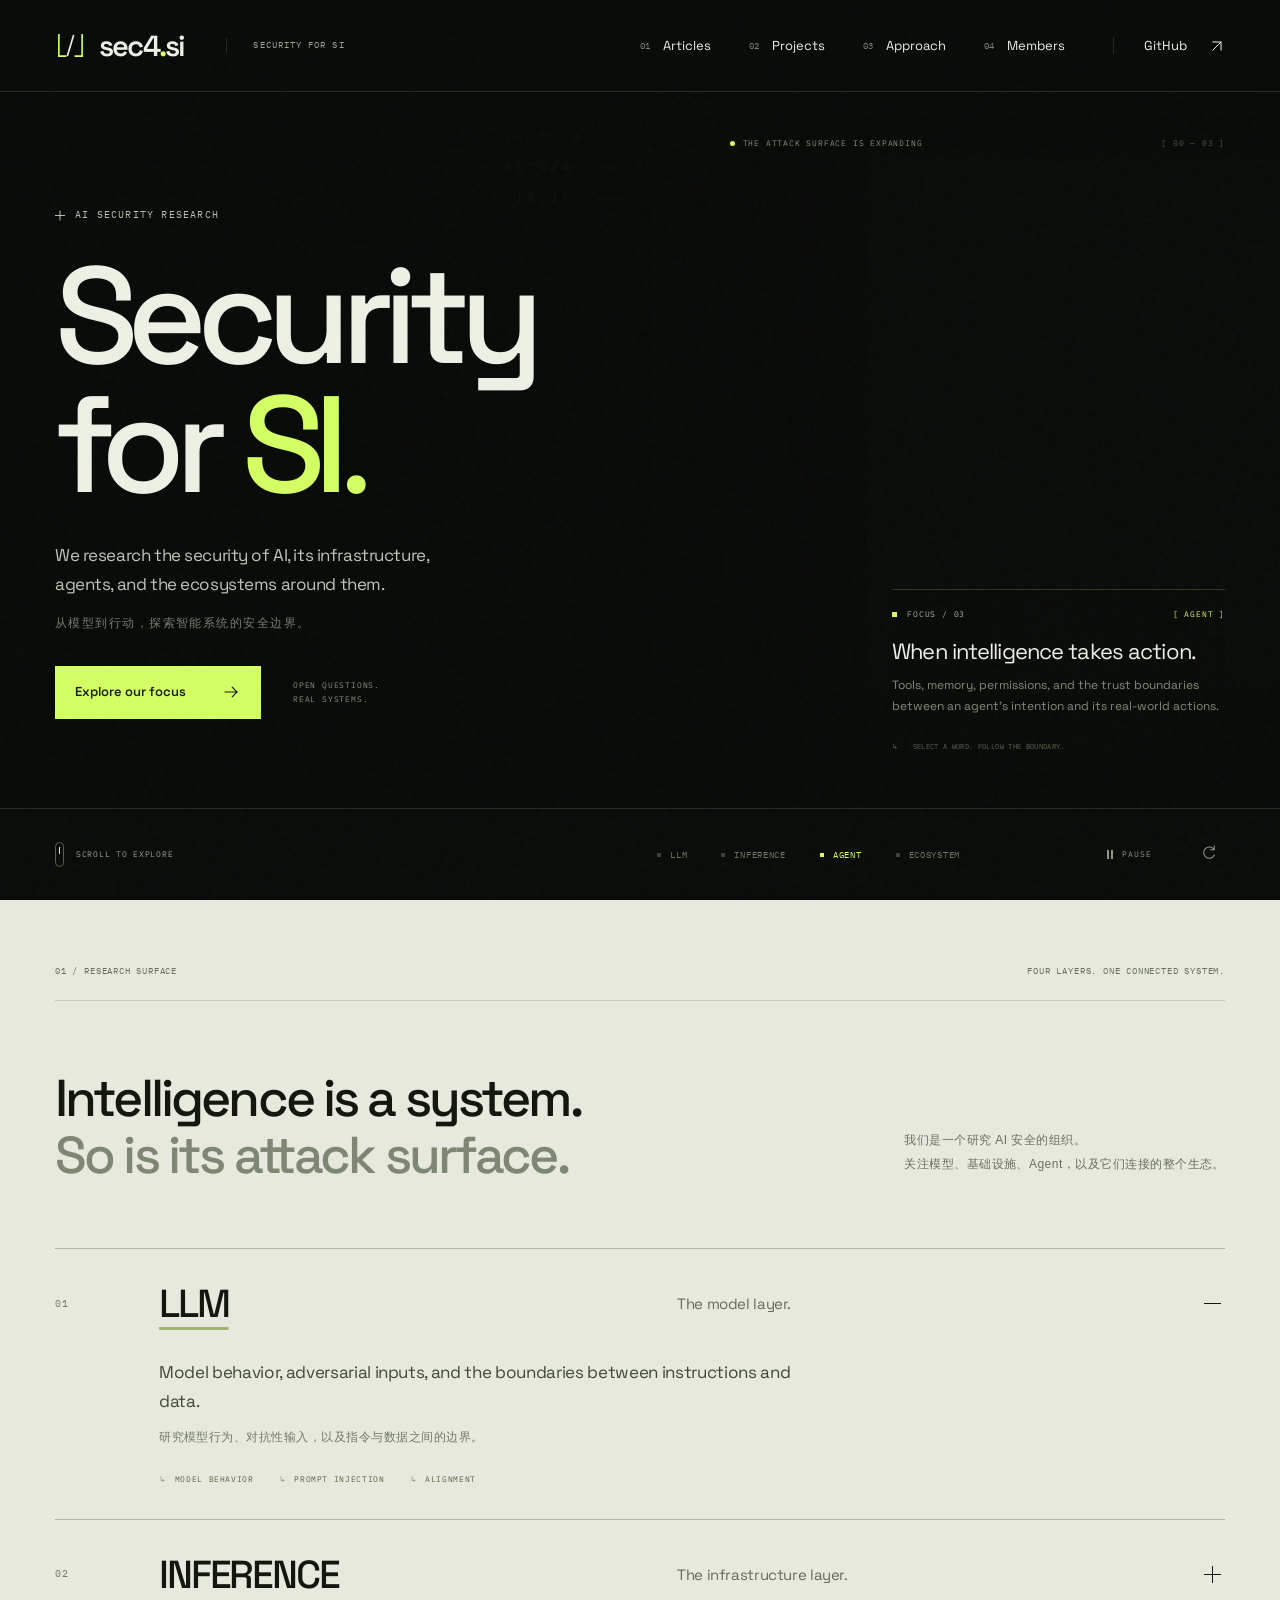
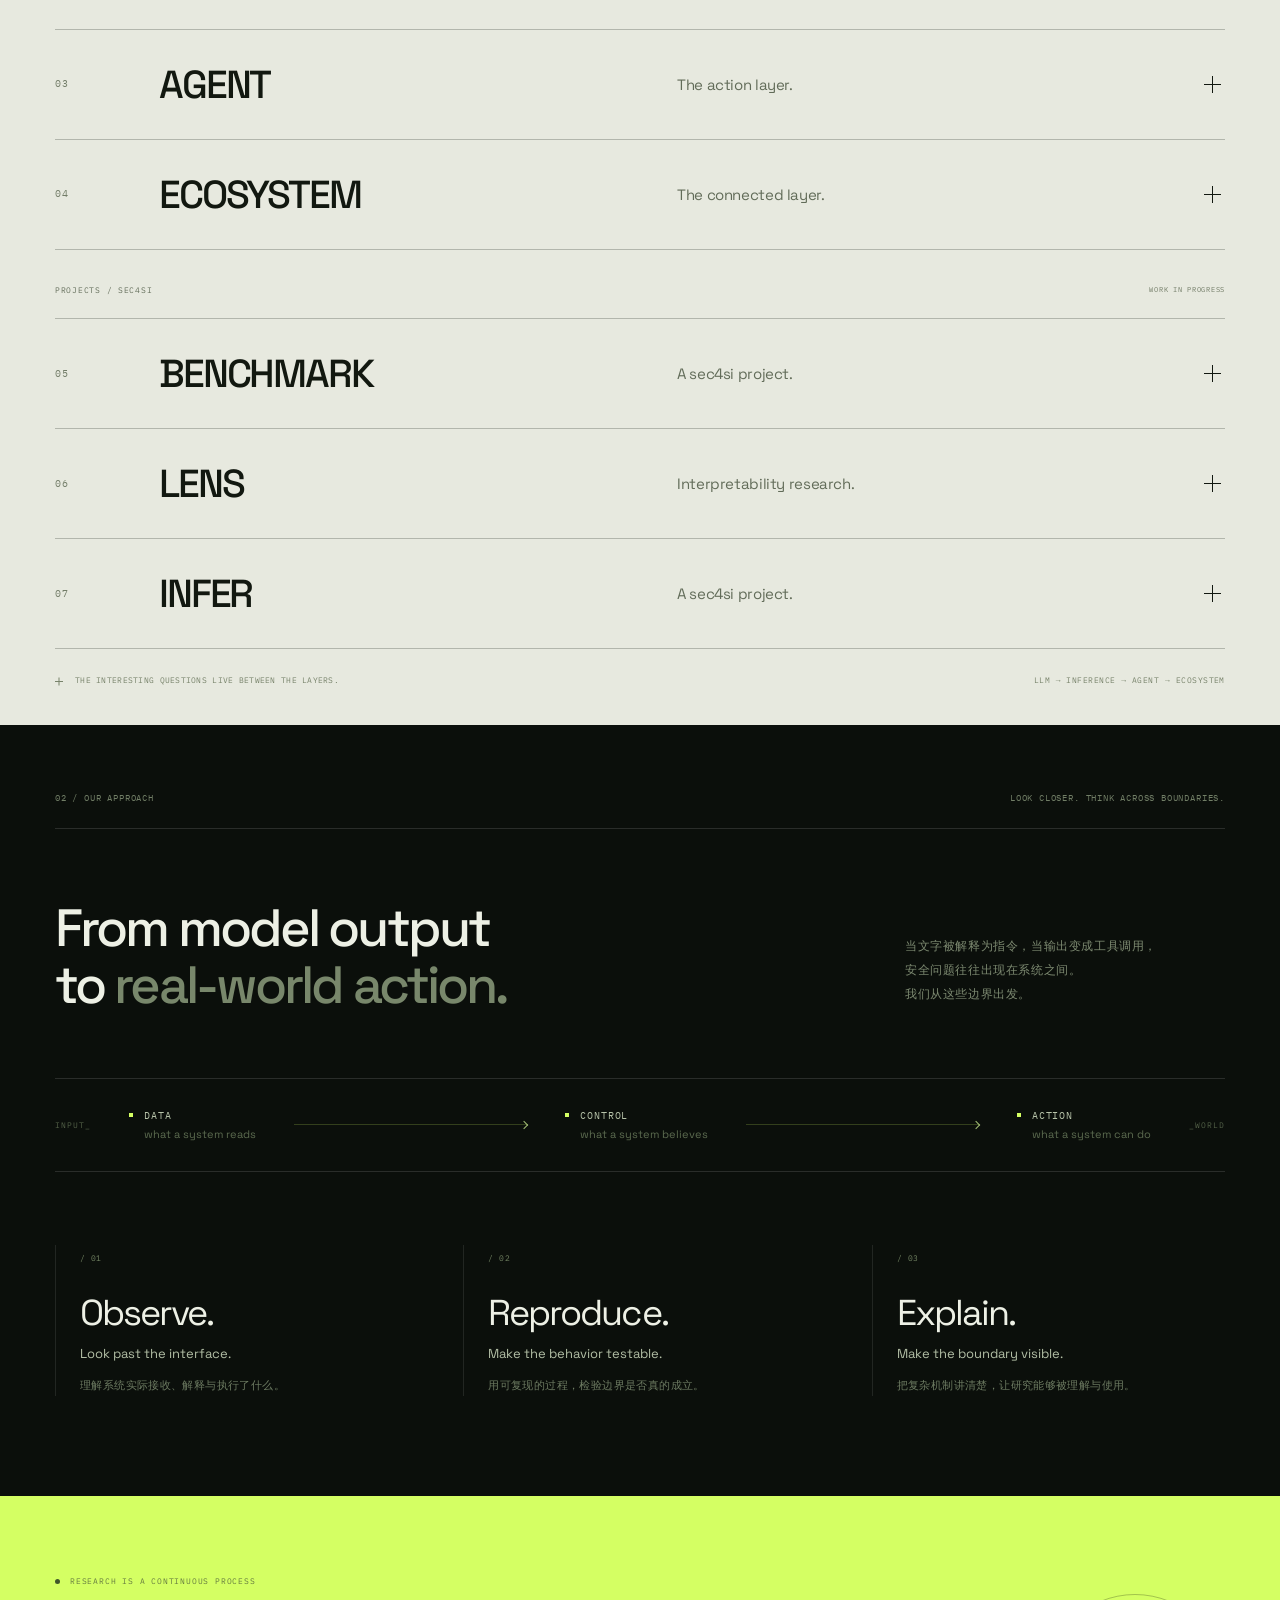
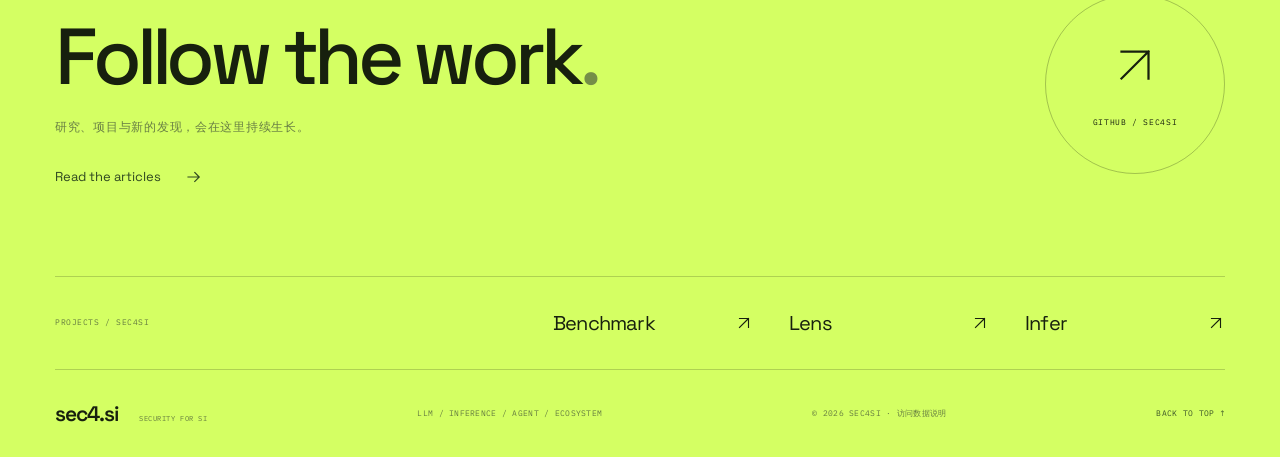
<file: index.html>
<!doctype html>
<html lang="en">
  <head>
    <meta charset="UTF-8">
    <meta name="viewport" content="width=device-width, initial-scale=1.0">
    <meta name="theme-color" content="#090c09">
    <meta name="description" content="Security for SI. An AI security research organization exploring LLMs, inference infrastructure, agents, and the wider AI ecosystem.">
    <meta property="og:title" content="sec4.si — Security for SI">
    <meta property="og:description" content="AI security research. From model behavior to real-world action.">
    <meta property="og:type" content="website">
    <meta property="og:url" content="https://sec4.si/">
    <link rel="canonical" href="https://sec4.si/">
    <link rel="icon" type="image/svg+xml" href="/favicon.svg">
    <title>sec4.si — Security for SI</title>
    <link rel="stylesheet" data-site-style href="/assets/main-E5MSXBWS.css">
    <link rel="modulepreload" href="/assets/main-WIBIUWH7.js">
    <script defer src="/visit-metrics.js"></script>
  </head>
  <body>
    <div id="root"></div>
    <noscript><main style="padding:3rem;background:#090c09;color:#ecf0e5;font-family:monospace;min-height:100vh"><h1>sec4.si — Security for SI</h1><p>We research the security of AI, its infrastructure, agents, and the ecosystems around them.</p><p>LLM · INFERENCE · AGENT · AI ECOSYSTEM</p><p><a style="color:#d4ff63" href="/articles/">Read the articles →</a></p><a style="color:#d4ff63" href="https://github.com/sec4si">Explore our GitHub →</a></main></noscript>
    <script type="module" data-site-bootstrap data-app-script="/assets/main-WIBIUWH7.js" data-app-style="/assets/main-E5MSXBWS.css" src="/assets/bootstrap-MN6KHRYF.js"></script>
  </body>
</html>
</file>
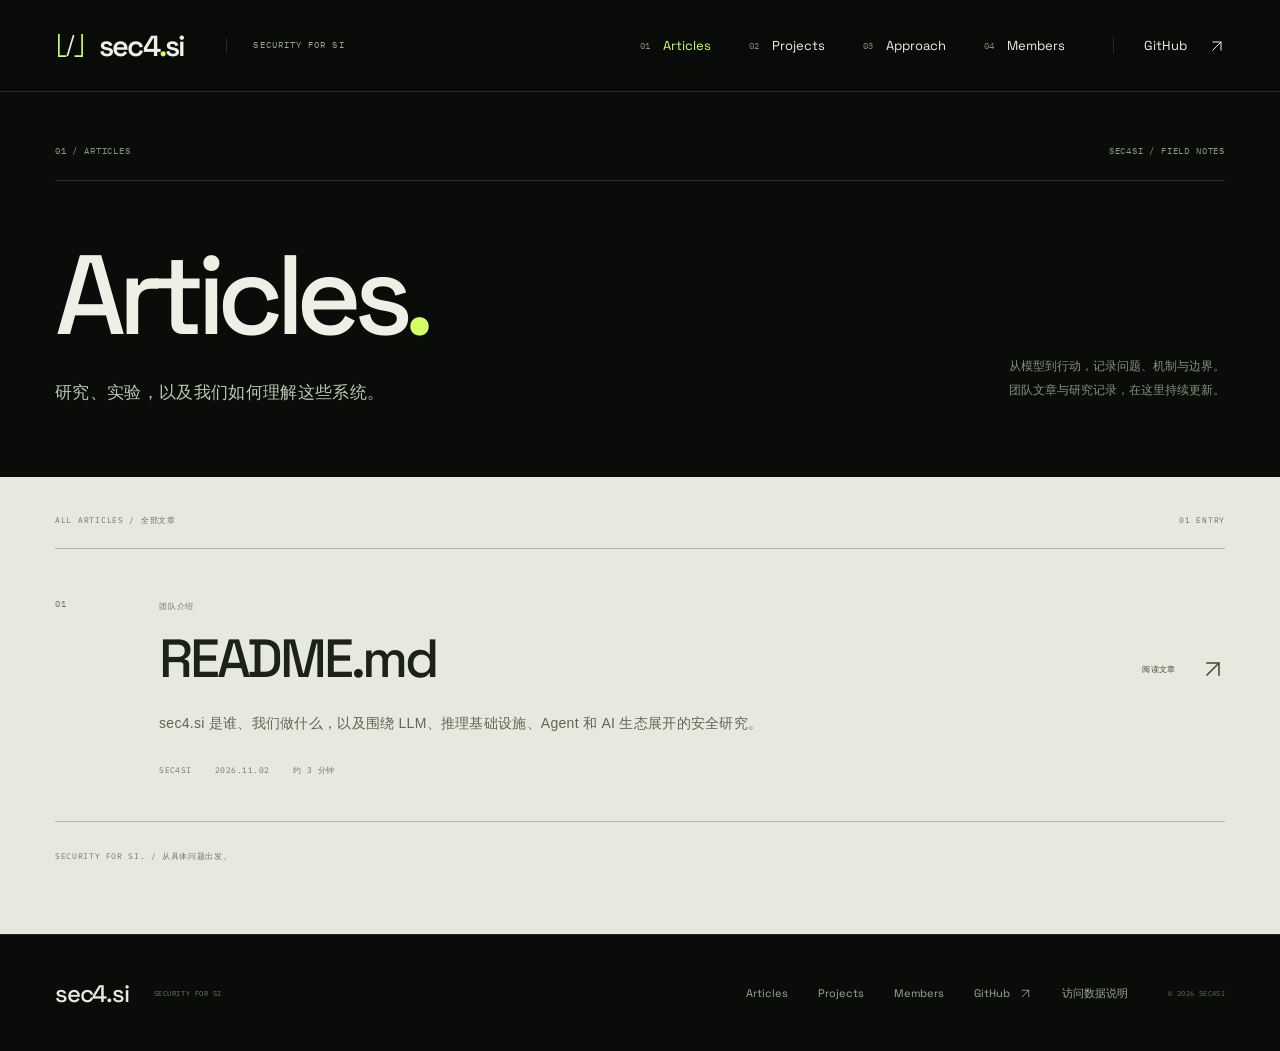
<file: articles/index.html>
<!doctype html>
<html lang="zh-CN"><head><meta charset="UTF-8"><meta name="viewport" content="width=device-width, initial-scale=1"><meta name="theme-color" content="#090c09"><meta name="description" content="sec4.si 的团队文章、研究记录与技术分析，关注 LLM、推理基础设施、Agent 和 AI 生态安全。"><meta property="og:title" content="Articles — sec4.si"><meta property="og:description" content="sec4.si 的团队文章、研究记录与技术分析，关注 LLM、推理基础设施、Agent 和 AI 生态安全。"><meta property="og:type" content="website"><meta property="og:url" content="https://sec4.si/articles/"><link rel="canonical" href="https://sec4.si/articles/"><link rel="icon" type="image/svg+xml" href="/favicon.svg"><link rel="stylesheet" href="/assets/main-E5MSXBWS.css"><link rel="stylesheet" href="/assets/articles-BA67PP47.css"><title>Articles — sec4.si</title><script defer src="/visit-metrics.js"></script></head>
<body class="articles-page" id="top"><a class="skip-link" href="#main">跳到正文</a>
<header class="site-header is-scrolled"><a class="brand" href="/" aria-label="sec4.si home"><svg width="31" height="31" viewBox="0 0 32 32" fill="none" aria-hidden="true"><path d="M4 5v22h7M28 5v22h-7"/><path class="mark-slash" d="m19 6-6 20"/></svg><span>sec4<span class="brand-dot">.</span>si</span></a><span class="header-caption mono">SECURITY FOR SI</span>
<nav aria-label="Main navigation"><a href="/articles/" aria-current="page"><span class="nav-number">01</span> Articles</a><a class="projects-nav" href="/#projects"><span class="nav-number">02</span> Projects</a><a class="approach-nav" href="/#approach"><span class="nav-number">03</span> Approach</a><a class="members-nav" href="/members/"><span class="nav-number">04</span> Members</a><a class="github-nav" href="https://github.com/sec4si" aria-label="sec4si on GitHub"><span class="github-label">GitHub</span><svg width="20" height="20" viewBox="0 0 24 24" fill="none" aria-hidden="true"><path d="M6 18 18 6M6 6h12v12"/></svg></a></nav></header><main id="main" tabindex="-1"><section class="articles-intro page-gutter"><div class="section-label mono"><span>01 / ARTICLES</span><span>SEC4SI / FIELD NOTES</span></div><div class="articles-intro-copy"><div><h1>Articles<span>.</span></h1><p class="articles-subtitle">研究、实验，以及我们如何理解这些系统。</p></div><p class="articles-intro-note">从模型到行动，记录问题、机制与边界。<br>团队文章与研究记录，在这里持续更新。</p></div></section><section class="article-directory page-gutter" aria-labelledby="directory-title"><div class="directory-label mono"><h2 id="directory-title">ALL ARTICLES / 全部文章</h2><span>01 ENTRY</span></div><ol class="article-entries"><li><a class="article-entry" href="/articles/readme/"><span class="entry-number mono">01</span><div class="entry-copy"><span class="entry-category mono">团队介绍</span><h2>README.md</h2><p>sec4.si 是谁、我们做什么，以及围绕 LLM、推理基础设施、Agent 和 AI 生态展开的安全研究。</p><div class="entry-meta"><span class="mono">SEC4SI</span><time class="mono" datetime="2026-11-02">2026.11.02</time><span class="mono">约 3 分钟</span></div></div><span class="entry-action"><span class="mono">阅读文章</span><svg width="20" height="20" viewBox="0 0 24 24" fill="none" aria-hidden="true"><path d="M6 18 18 6M6 6h12v12"/></svg></span></a></li></ol><p class="directory-note mono">SECURITY FOR SI. / 从具体问题出发。</p></section></main><footer class="reading-footer page-gutter"><a class="reading-footer-brand" href="/">sec4.si<span class="mono">SECURITY FOR SI</span></a><nav aria-label="Footer navigation"><a href="/articles/">Articles</a><a href="/#projects">Projects</a><a href="/members/">Members</a><a href="https://github.com/sec4si">GitHub <svg width="20" height="20" viewBox="0 0 24 24" fill="none" aria-hidden="true"><path d="M6 18 18 6M6 6h12v12"/></svg></a><a href="https://metric.sec4.si/privacy" rel="noreferrer">访问数据说明</a></nav><span class="mono">© 2026 SEC4SI</span></footer></body></html>
</file>
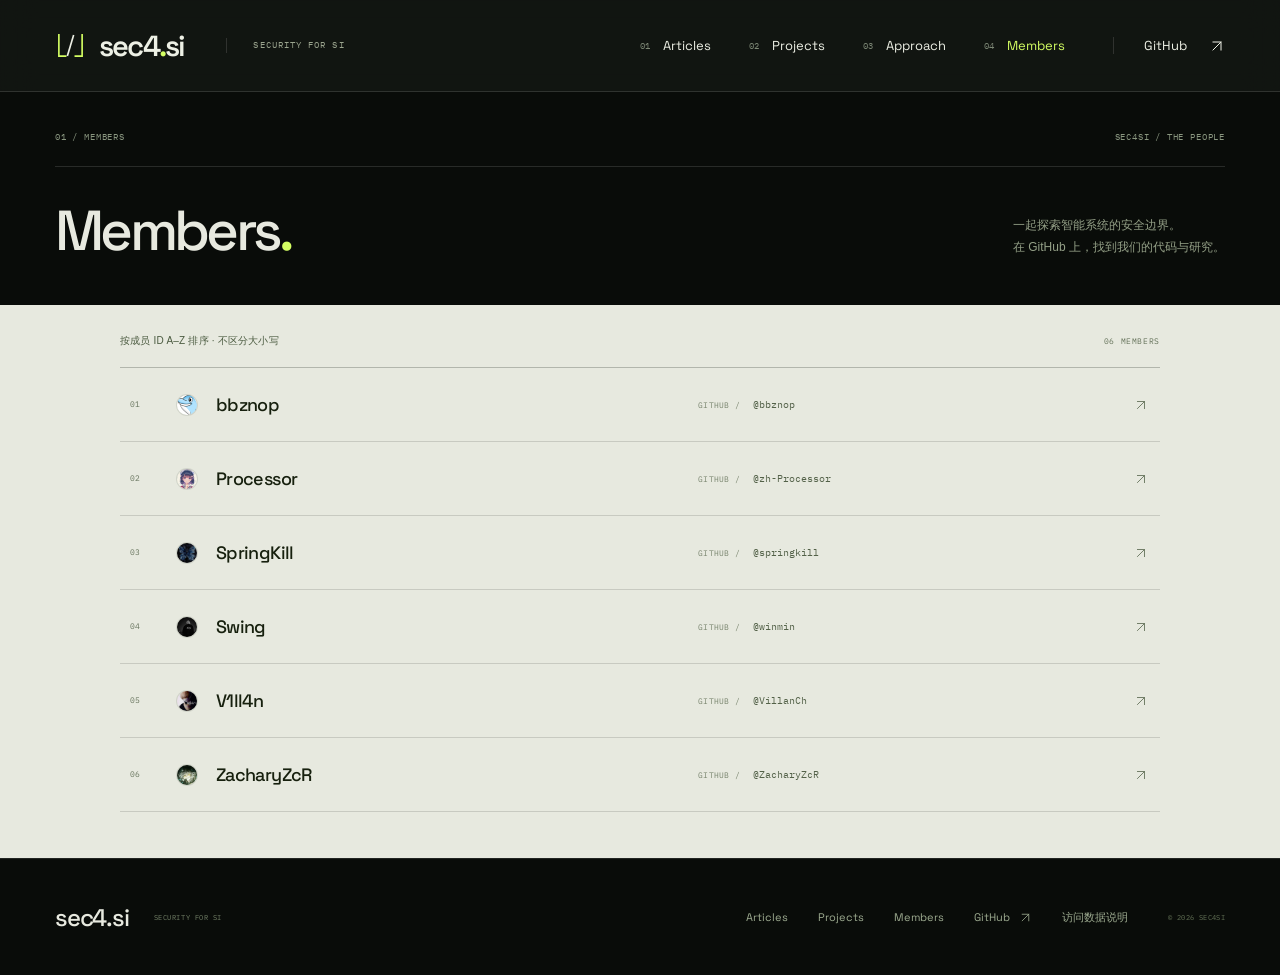
<file: members/index.html>
<!doctype html>
<html lang="zh-CN"><head><meta charset="UTF-8"><meta name="viewport" content="width=device-width, initial-scale=1"><meta name="theme-color" content="#090c09"><meta name="description" content="认识 sec4si 的成员，在 GitHub 上探索他们的代码与研究。"><link rel="canonical" href="https://sec4.si/members/"><meta property="og:title" content="Members — sec4.si"><meta property="og:description" content="认识 sec4si 的成员，在 GitHub 上探索他们的代码与研究。"><meta property="og:type" content="website"><meta property="og:url" content="https://sec4.si/members/"><link rel="icon" type="image/svg+xml" href="/favicon.svg"><link rel="stylesheet" href="/assets/main-E5MSXBWS.css"><link rel="stylesheet" href="/assets/articles-BA67PP47.css"><link rel="stylesheet" href="/assets/members-ODNCBR6N.css"><title>Members — sec4.si</title><script defer src="/visit-metrics.js"></script></head>
<body class="members-page" id="top"><a class="skip-link" href="#main">跳到正文</a>
<header class="site-header is-scrolled"><a class="brand" href="/" aria-label="sec4.si home"><svg width="31" height="31" viewBox="0 0 32 32" fill="none" aria-hidden="true"><path d="M4 5v22h7M28 5v22h-7"/><path class="mark-slash" d="m19 6-6 20"/></svg><span>sec4<span class="brand-dot">.</span>si</span></a><span class="header-caption mono">SECURITY FOR SI</span>
<nav aria-label="Main navigation"><a href="/articles/"><span class="nav-number">01</span> Articles</a><a class="projects-nav" href="/#projects"><span class="nav-number">02</span> Projects</a><a class="approach-nav" href="/#approach"><span class="nav-number">03</span> Approach</a><a class="members-nav" href="/members/" aria-current="page"><span class="nav-number">04</span> Members</a><a class="github-nav" href="https://github.com/sec4si" aria-label="sec4si on GitHub"><span class="github-label">GitHub</span><svg width="20" height="20" viewBox="0 0 24 24" fill="none" aria-hidden="true"><path d="M6 18 18 6M6 6h12v12"/></svg></a></nav></header><main id="main" tabindex="-1"><section class="members-intro page-gutter" aria-labelledby="members-title"><div class="section-label mono"><span>01 / MEMBERS</span><span>SEC4SI / THE PEOPLE</span></div><div class="members-intro-copy"><h1 id="members-title">Members<span>.</span></h1><p>一起探索智能系统的安全边界。<br>在 GitHub 上，找到我们的代码与研究。</p></div></section><section class="member-directory page-gutter" aria-label="sec4si members"><div class="member-directory-inner"><div class="member-directory-label mono"><span class="member-sort-order">按成员 ID A–Z 排序 · 不区分大小写</span><span>06 MEMBERS</span></div><ul class="members-list"><li><a class="member-profile" href="https://github.com/bbznop" target="_blank" rel="noopener noreferrer" aria-label="bbznop on GitHub (@bbznop, opens in a new tab)"><span class="member-number mono" aria-hidden="true">01</span><span class="member-avatar" aria-hidden="true"><span class="mono">BB</span><img src="/members/bbznop.png" alt="" width="20" height="20" decoding="async" onerror="this.hidden=true"></span><h2>bbznop</h2><span class="member-handle mono"><span class="member-github-label">GITHUB / </span>@bbznop</span><svg width="20" height="20" viewBox="0 0 24 24" fill="none" aria-hidden="true"><path d="M6 18 18 6M6 6h12v12"/></svg></a></li>
<li><a class="member-profile" href="https://github.com/zh-Processor" target="_blank" rel="noopener noreferrer" aria-label="Processor on GitHub (@zh-Processor, opens in a new tab)"><span class="member-number mono" aria-hidden="true">02</span><span class="member-avatar" aria-hidden="true"><span class="mono">PR</span><img src="/members/zh-Processor.jpg" alt="" width="20" height="20" decoding="async" onerror="this.hidden=true"></span><h2>Processor</h2><span class="member-handle mono"><span class="member-github-label">GITHUB / </span>@zh-Processor</span><svg width="20" height="20" viewBox="0 0 24 24" fill="none" aria-hidden="true"><path d="M6 18 18 6M6 6h12v12"/></svg></a></li>
<li><a class="member-profile" href="https://github.com/springkill" target="_blank" rel="noopener noreferrer" aria-label="SpringKill on GitHub (@springkill, opens in a new tab)"><span class="member-number mono" aria-hidden="true">03</span><span class="member-avatar" aria-hidden="true"><span class="mono">SK</span><img src="/members/springkill.jpg" alt="" width="20" height="20" decoding="async" onerror="this.hidden=true"></span><h2>SpringKill</h2><span class="member-handle mono"><span class="member-github-label">GITHUB / </span>@springkill</span><svg width="20" height="20" viewBox="0 0 24 24" fill="none" aria-hidden="true"><path d="M6 18 18 6M6 6h12v12"/></svg></a></li>
<li><a class="member-profile" href="https://github.com/winmin" target="_blank" rel="noopener noreferrer" aria-label="Swing on GitHub (@winmin, opens in a new tab)"><span class="member-number mono" aria-hidden="true">04</span><span class="member-avatar" aria-hidden="true"><span class="mono">SW</span><img src="/members/winmin.jpg" alt="" width="20" height="20" decoding="async" onerror="this.hidden=true"></span><h2>Swing</h2><span class="member-handle mono"><span class="member-github-label">GITHUB / </span>@winmin</span><svg width="20" height="20" viewBox="0 0 24 24" fill="none" aria-hidden="true"><path d="M6 18 18 6M6 6h12v12"/></svg></a></li>
<li><a class="member-profile" href="https://github.com/VillanCh" target="_blank" rel="noopener noreferrer" aria-label="V1ll4n on GitHub (@VillanCh, opens in a new tab)"><span class="member-number mono" aria-hidden="true">05</span><span class="member-avatar" aria-hidden="true"><span class="mono">V1</span><img src="/members/VillanCh.png" alt="" width="20" height="20" decoding="async" onerror="this.hidden=true"></span><h2>V1ll4n</h2><span class="member-handle mono"><span class="member-github-label">GITHUB / </span>@VillanCh</span><svg width="20" height="20" viewBox="0 0 24 24" fill="none" aria-hidden="true"><path d="M6 18 18 6M6 6h12v12"/></svg></a></li>
<li><a class="member-profile" href="https://github.com/ZacharyZcR" target="_blank" rel="noopener noreferrer" aria-label="ZacharyZcR on GitHub (@ZacharyZcR, opens in a new tab)"><span class="member-number mono" aria-hidden="true">06</span><span class="member-avatar" aria-hidden="true"><span class="mono">ZC</span><img src="/members/ZacharyZcR.jpg" alt="" width="20" height="20" decoding="async" onerror="this.hidden=true"></span><h2>ZacharyZcR</h2><span class="member-handle mono"><span class="member-github-label">GITHUB / </span>@ZacharyZcR</span><svg width="20" height="20" viewBox="0 0 24 24" fill="none" aria-hidden="true"><path d="M6 18 18 6M6 6h12v12"/></svg></a></li></ul></div></section></main><footer class="reading-footer page-gutter"><a class="reading-footer-brand" href="/">sec4.si<span class="mono">SECURITY FOR SI</span></a><nav aria-label="Footer navigation"><a href="/articles/">Articles</a><a href="/#projects">Projects</a><a href="/members/">Members</a><a href="https://github.com/sec4si">GitHub <svg width="20" height="20" viewBox="0 0 24 24" fill="none" aria-hidden="true"><path d="M6 18 18 6M6 6h12v12"/></svg></a><a href="https://metric.sec4.si/privacy" rel="noreferrer">访问数据说明</a></nav><span class="mono">© 2026 SEC4SI</span></footer></body></html>
</file>
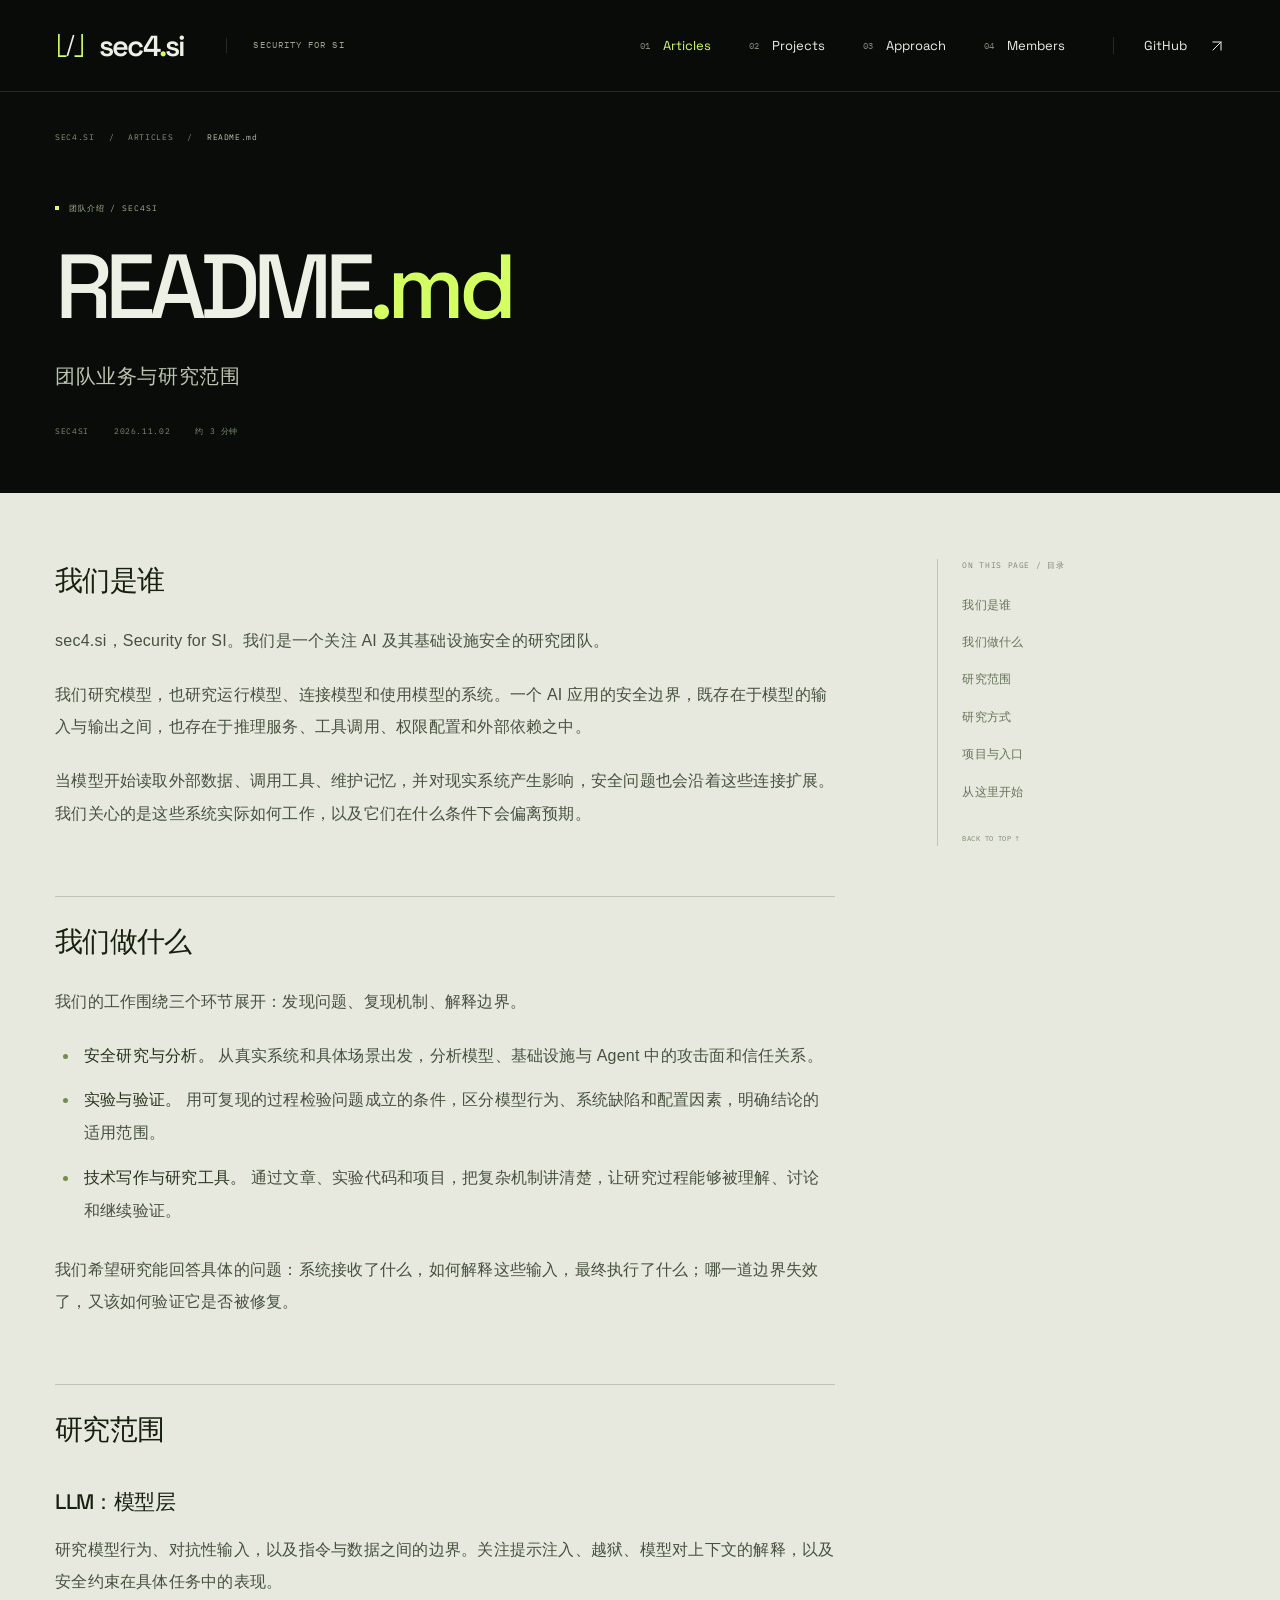
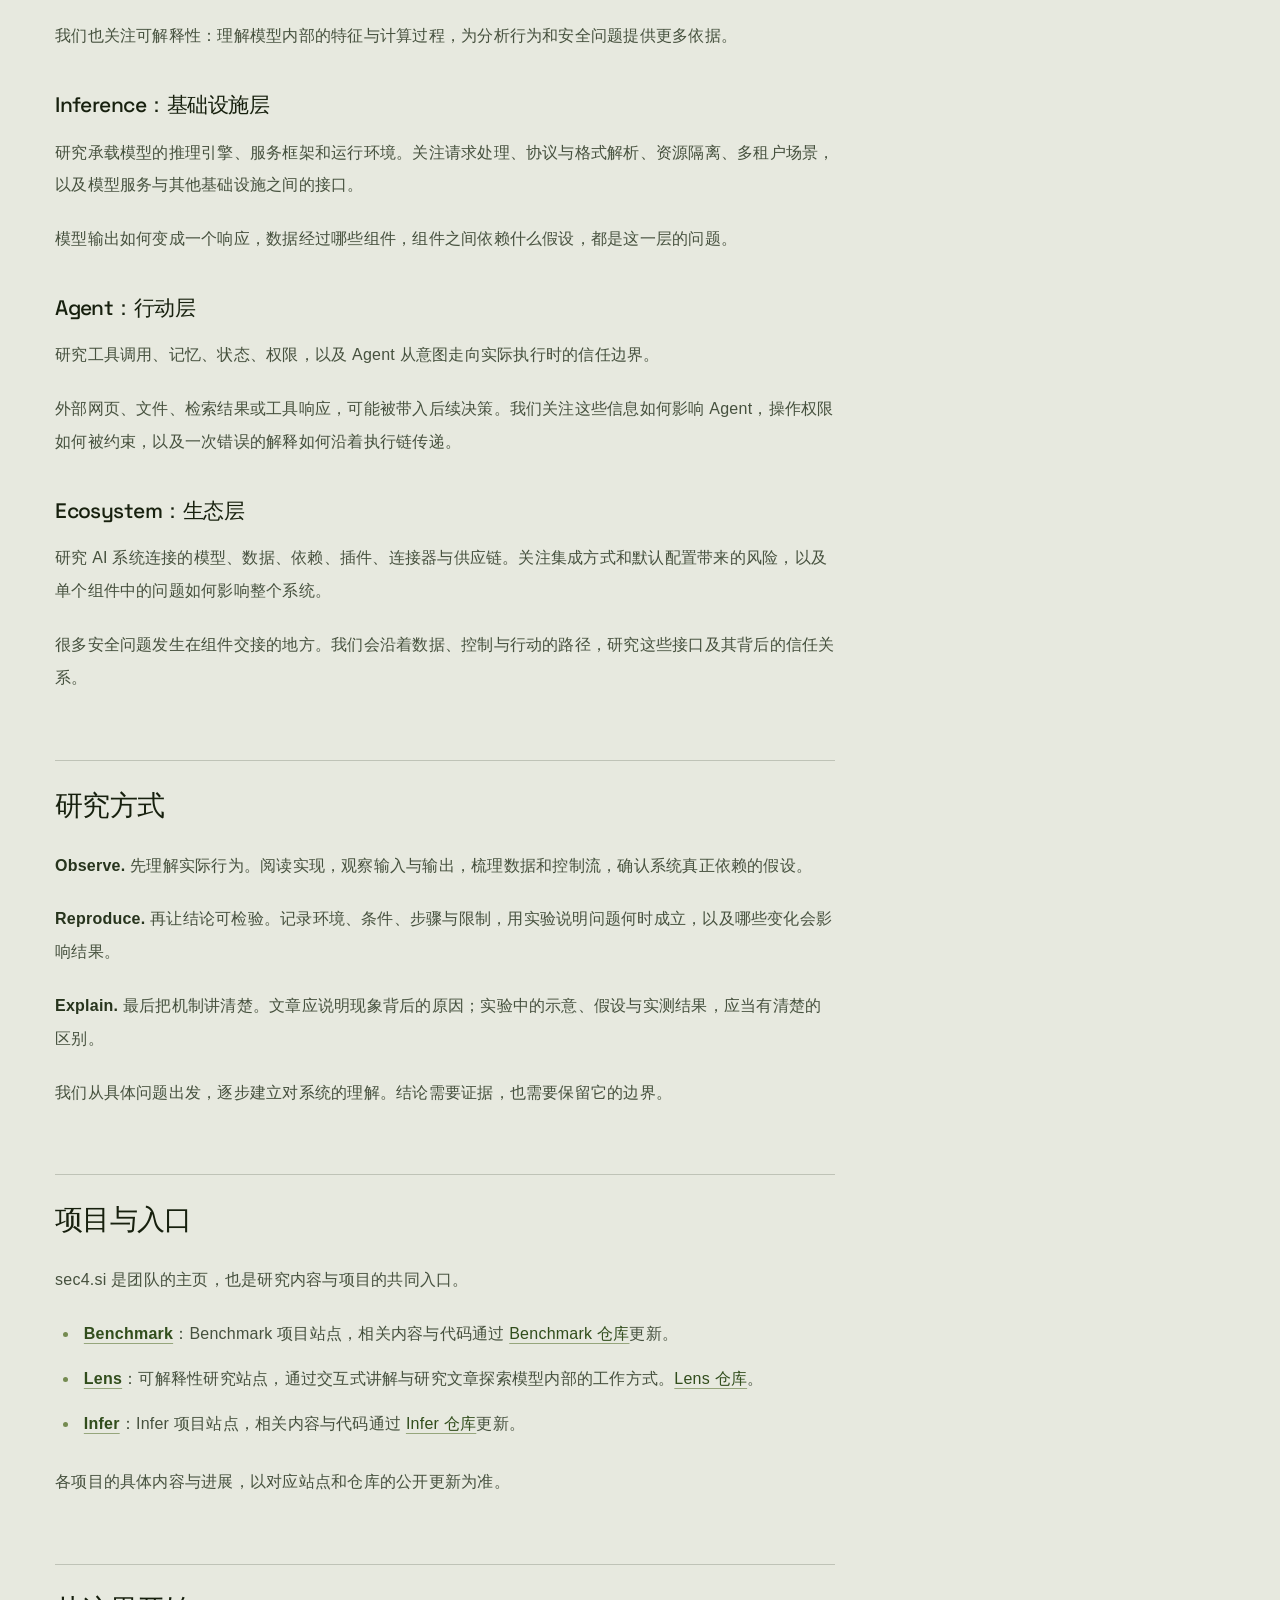
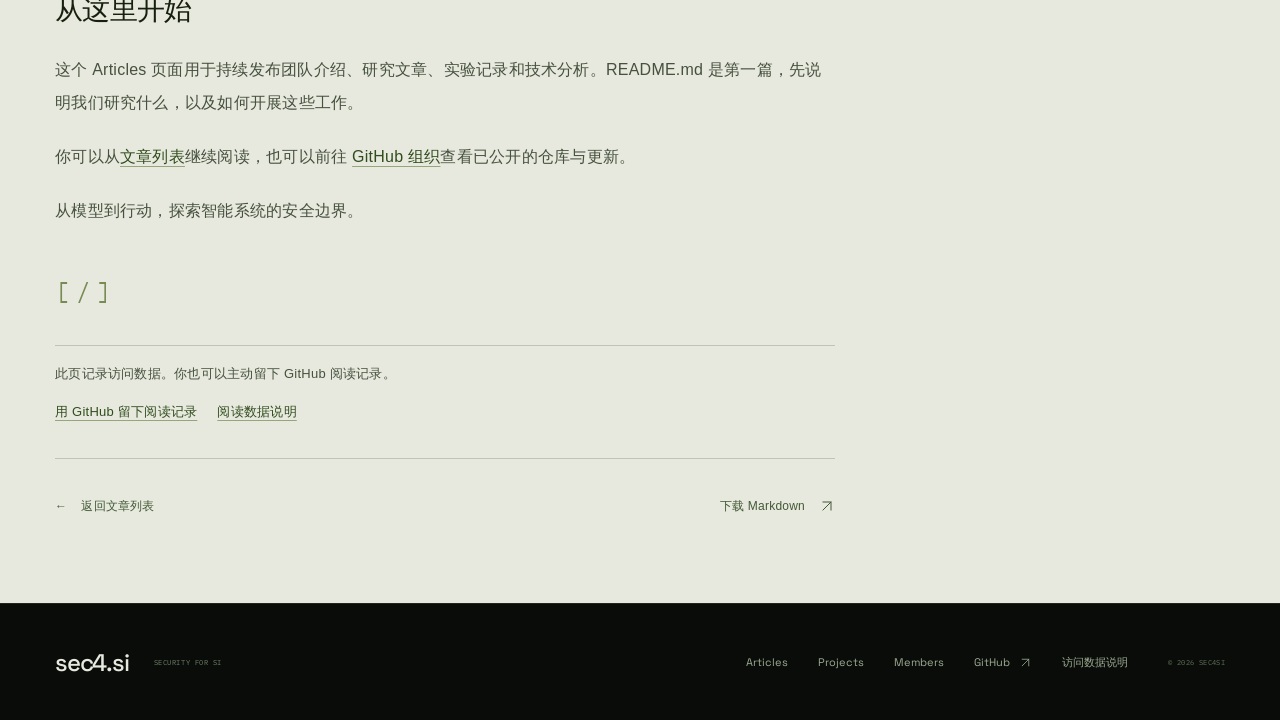
<file: articles/readme/index.html>
<!doctype html>
<html lang="zh-CN"><head><meta charset="UTF-8"><meta name="viewport" content="width=device-width, initial-scale=1"><meta name="theme-color" content="#090c09"><meta name="description" content="sec4.si 是谁、我们做什么，以及围绕 LLM、推理基础设施、Agent 和 AI 生态展开的安全研究。"><meta property="og:title" content="README.md — sec4.si"><meta property="og:description" content="sec4.si 是谁、我们做什么，以及围绕 LLM、推理基础设施、Agent 和 AI 生态展开的安全研究。"><meta property="og:type" content="article"><meta property="og:url" content="https://sec4.si/articles/readme/"><link rel="canonical" href="https://sec4.si/articles/readme/"><link rel="icon" type="image/svg+xml" href="/favicon.svg"><link rel="stylesheet" href="/assets/main-E5MSXBWS.css"><link rel="stylesheet" href="/assets/articles-BA67PP47.css"><title>README.md — sec4.si</title><script type="application/ld+json">{"@context":"https://schema.org","@type":"Article","headline":"README.md","description":"sec4.si 是谁、我们做什么，以及围绕 LLM、推理基础设施、Agent 和 AI 生态展开的安全研究。","datePublished":"2026-11-02","inLanguage":"zh-CN","author":{"@type":"Organization","name":"sec4si","url":"https://sec4.si/"},"publisher":{"@type":"Organization","name":"sec4si","url":"https://sec4.si/"},"mainEntityOfPage":"https://sec4.si/articles/readme/"}</script><script defer src="/visit-metrics.js"></script></head>
<body class="articles-page" id="top"><a class="skip-link" href="#main">跳到正文</a>
<header class="site-header is-scrolled"><a class="brand" href="/" aria-label="sec4.si home"><svg width="31" height="31" viewBox="0 0 32 32" fill="none" aria-hidden="true"><path d="M4 5v22h7M28 5v22h-7"/><path class="mark-slash" d="m19 6-6 20"/></svg><span>sec4<span class="brand-dot">.</span>si</span></a><span class="header-caption mono">SECURITY FOR SI</span>
<nav aria-label="Main navigation"><a href="/articles/" aria-current="location"><span class="nav-number">01</span> Articles</a><a class="projects-nav" href="/#projects"><span class="nav-number">02</span> Projects</a><a class="approach-nav" href="/#approach"><span class="nav-number">03</span> Approach</a><a class="members-nav" href="/members/"><span class="nav-number">04</span> Members</a><a class="github-nav" href="https://github.com/sec4si" aria-label="sec4si on GitHub"><span class="github-label">GitHub</span><svg width="20" height="20" viewBox="0 0 24 24" fill="none" aria-hidden="true"><path d="M6 18 18 6M6 6h12v12"/></svg></a></nav></header><main id="main" tabindex="-1"><article aria-labelledby="article-title"><header class="article-hero page-gutter"><nav class="article-breadcrumb mono" aria-label="Breadcrumb"><a href="/">SEC4.SI</a><span aria-hidden="true">/</span><a href="/articles/">ARTICLES</a><span aria-hidden="true">/</span><span aria-current="page">README.md</span></nav><p class="article-category mono"><span class="square-dot" aria-hidden="true"></span>团队介绍 / SEC4SI</p><h1 id="article-title">README<span>.md</span></h1><p class="article-subtitle">团队业务与研究范围</p><div class="article-meta"><span class="mono">SEC4SI</span><time class="mono" datetime="2026-11-02">2026.11.02</time><span class="mono">约 3 分钟</span></div></header><div class="article-reading page-gutter"><div class="article-layout"><aside class="article-sidebar"><nav class="article-toc" aria-label="文章目录"><p class="mono">ON THIS PAGE / 目录</p><ol><li><a href="#%E6%88%91%E4%BB%AC%E6%98%AF%E8%B0%81">我们是谁</a></li><li><a href="#%E6%88%91%E4%BB%AC%E5%81%9A%E4%BB%80%E4%B9%88">我们做什么</a></li><li><a href="#%E7%A0%94%E7%A9%B6%E8%8C%83%E5%9B%B4">研究范围</a></li><li><a href="#%E7%A0%94%E7%A9%B6%E6%96%B9%E5%BC%8F">研究方式</a></li><li><a href="#%E9%A1%B9%E7%9B%AE%E4%B8%8E%E5%85%A5%E5%8F%A3">项目与入口</a></li><li><a href="#%E4%BB%8E%E8%BF%99%E9%87%8C%E5%BC%80%E5%A7%8B">从这里开始</a></li></ol><a class="article-back-top mono" href="#top">BACK TO TOP ↑</a></nav></aside><div class="article-prose"><h2 id="我们是谁" aria-label="我们是谁">我们是谁<a class="heading-anchor" href="#%E6%88%91%E4%BB%AC%E6%98%AF%E8%B0%81" aria-label="我们是谁：段落链接">#</a></h2>
<p>sec4.si，Security for SI。我们是一个关注 AI 及其基础设施安全的研究团队。</p>
<p>我们研究模型，也研究运行模型、连接模型和使用模型的系统。一个 AI 应用的安全边界，既存在于模型的输入与输出之间，也存在于推理服务、工具调用、权限配置和外部依赖之中。</p>
<p>当模型开始读取外部数据、调用工具、维护记忆，并对现实系统产生影响，安全问题也会沿着这些连接扩展。我们关心的是这些系统实际如何工作，以及它们在什么条件下会偏离预期。</p>
<h2 id="我们做什么" aria-label="我们做什么">我们做什么<a class="heading-anchor" href="#%E6%88%91%E4%BB%AC%E5%81%9A%E4%BB%80%E4%B9%88" aria-label="我们做什么：段落链接">#</a></h2>
<p>我们的工作围绕三个环节展开：发现问题、复现机制、解释边界。</p>
<ul>
<li><strong>安全研究与分析。</strong> 从真实系统和具体场景出发，分析模型、基础设施与 Agent 中的攻击面和信任关系。</li>
<li><strong>实验与验证。</strong> 用可复现的过程检验问题成立的条件，区分模型行为、系统缺陷和配置因素，明确结论的适用范围。</li>
<li><strong>技术写作与研究工具。</strong> 通过文章、实验代码和项目，把复杂机制讲清楚，让研究过程能够被理解、讨论和继续验证。</li>
</ul>
<p>我们希望研究能回答具体的问题：系统接收了什么，如何解释这些输入，最终执行了什么；哪一道边界失效了，又该如何验证它是否被修复。</p>
<h2 id="研究范围" aria-label="研究范围">研究范围<a class="heading-anchor" href="#%E7%A0%94%E7%A9%B6%E8%8C%83%E5%9B%B4" aria-label="研究范围：段落链接">#</a></h2>
<h3 id="llm-模型层" aria-label="LLM：模型层">LLM：模型层<a class="heading-anchor" href="#llm-%E6%A8%A1%E5%9E%8B%E5%B1%82" aria-label="LLM：模型层：段落链接">#</a></h3>
<p>研究模型行为、对抗性输入，以及指令与数据之间的边界。关注提示注入、越狱、模型对上下文的解释，以及安全约束在具体任务中的表现。</p>
<p>我们也关注可解释性：理解模型内部的特征与计算过程，为分析行为和安全问题提供更多依据。</p>
<h3 id="inference-基础设施层" aria-label="Inference：基础设施层">Inference：基础设施层<a class="heading-anchor" href="#inference-%E5%9F%BA%E7%A1%80%E8%AE%BE%E6%96%BD%E5%B1%82" aria-label="Inference：基础设施层：段落链接">#</a></h3>
<p>研究承载模型的推理引擎、服务框架和运行环境。关注请求处理、协议与格式解析、资源隔离、多租户场景，以及模型服务与其他基础设施之间的接口。</p>
<p>模型输出如何变成一个响应，数据经过哪些组件，组件之间依赖什么假设，都是这一层的问题。</p>
<h3 id="agent-行动层" aria-label="Agent：行动层">Agent：行动层<a class="heading-anchor" href="#agent-%E8%A1%8C%E5%8A%A8%E5%B1%82" aria-label="Agent：行动层：段落链接">#</a></h3>
<p>研究工具调用、记忆、状态、权限，以及 Agent 从意图走向实际执行时的信任边界。</p>
<p>外部网页、文件、检索结果或工具响应，可能被带入后续决策。我们关注这些信息如何影响 Agent，操作权限如何被约束，以及一次错误的解释如何沿着执行链传递。</p>
<h3 id="ecosystem-生态层" aria-label="Ecosystem：生态层">Ecosystem：生态层<a class="heading-anchor" href="#ecosystem-%E7%94%9F%E6%80%81%E5%B1%82" aria-label="Ecosystem：生态层：段落链接">#</a></h3>
<p>研究 AI 系统连接的模型、数据、依赖、插件、连接器与供应链。关注集成方式和默认配置带来的风险，以及单个组件中的问题如何影响整个系统。</p>
<p>很多安全问题发生在组件交接的地方。我们会沿着数据、控制与行动的路径，研究这些接口及其背后的信任关系。</p>
<h2 id="研究方式" aria-label="研究方式">研究方式<a class="heading-anchor" href="#%E7%A0%94%E7%A9%B6%E6%96%B9%E5%BC%8F" aria-label="研究方式：段落链接">#</a></h2>
<p><strong>Observe.</strong> 先理解实际行为。阅读实现，观察输入与输出，梳理数据和控制流，确认系统真正依赖的假设。</p>
<p><strong>Reproduce.</strong> 再让结论可检验。记录环境、条件、步骤与限制，用实验说明问题何时成立，以及哪些变化会影响结果。</p>
<p><strong>Explain.</strong> 最后把机制讲清楚。文章应说明现象背后的原因；实验中的示意、假设与实测结果，应当有清楚的区别。</p>
<p>我们从具体问题出发，逐步建立对系统的理解。结论需要证据，也需要保留它的边界。</p>
<h2 id="项目与入口" aria-label="项目与入口">项目与入口<a class="heading-anchor" href="#%E9%A1%B9%E7%9B%AE%E4%B8%8E%E5%85%A5%E5%8F%A3" aria-label="项目与入口：段落链接">#</a></h2>
<p>sec4.si 是团队的主页，也是研究内容与项目的共同入口。</p>
<ul>
<li><strong><a href="https://benchmark.sec4.si/">Benchmark</a></strong>：Benchmark 项目站点，相关内容与代码通过 <a href="https://github.com/sec4si/benchmark">Benchmark 仓库</a>更新。</li>
<li><strong><a href="https://lens.sec4.si/">Lens</a></strong>：可解释性研究站点，通过交互式讲解与研究文章探索模型内部的工作方式。<a href="https://github.com/sec4si/lens">Lens 仓库</a>。</li>
<li><strong><a href="https://infer.sec4.si/">Infer</a></strong>：Infer 项目站点，相关内容与代码通过 <a href="https://github.com/sec4si/infer">Infer 仓库</a>更新。</li>
</ul>
<p>各项目的具体内容与进展，以对应站点和仓库的公开更新为准。</p>
<h2 id="从这里开始" aria-label="从这里开始">从这里开始<a class="heading-anchor" href="#%E4%BB%8E%E8%BF%99%E9%87%8C%E5%BC%80%E5%A7%8B" aria-label="从这里开始：段落链接">#</a></h2>
<p>这个 Articles 页面用于持续发布团队介绍、研究文章、实验记录和技术分析。README.md 是第一篇，先说明我们研究什么，以及如何开展这些工作。</p>
<p>你可以从<a href="/articles/">文章列表</a>继续阅读，也可以前往 <a href="https://github.com/sec4si">GitHub 组织</a>查看已公开的仓库与更新。</p>
<p>从模型到行动，探索智能系统的安全边界。</p>
<div class="article-end-mark mono" aria-label="文章结束">[ / ]</div><aside class="article-metric" aria-label="阅读统计">
    <p>此页记录访问数据。你也可以主动留下 GitHub 阅读记录。</p>
    <div class="article-metric-links">
      <a href="https://metric.sec4.si/oauth/start?article=%2Farticles%2Freadme%2F" rel="noreferrer">用 GitHub 留下阅读记录</a>
      <a href="https://metric.sec4.si/privacy" rel="noreferrer">阅读数据说明</a>
    </div>
  </aside><nav class="article-pagination" aria-label="Article navigation"><a class="all-articles" href="/articles/"><span aria-hidden="true">←</span> 返回文章列表</a><a class="markdown-download" href="/articles/readme/README.md" download="README.md">下载 Markdown <svg width="20" height="20" viewBox="0 0 24 24" fill="none" aria-hidden="true"><path d="M6 18 18 6M6 6h12v12"/></svg></a></nav></div></div></div></article></main><footer class="reading-footer page-gutter"><a class="reading-footer-brand" href="/">sec4.si<span class="mono">SECURITY FOR SI</span></a><nav aria-label="Footer navigation"><a href="/articles/">Articles</a><a href="/#projects">Projects</a><a href="/members/">Members</a><a href="https://github.com/sec4si">GitHub <svg width="20" height="20" viewBox="0 0 24 24" fill="none" aria-hidden="true"><path d="M6 18 18 6M6 6h12v12"/></svg></a><a href="https://metric.sec4.si/privacy" rel="noreferrer">访问数据说明</a></nav><span class="mono">© 2026 SEC4SI</span></footer></body></html>
</file>
<file: assets/main-E5MSXBWS.css>
@font-face{font-family:Space Grotesk Variable;font-style:normal;font-display:swap;font-weight:300 700;src:url("./space-grotesk-vietnamese-wght-normal-UOJE75FD.woff2") format("woff2-variations");unicode-range:U+0102-0103,U+0110-0111,U+0128-0129,U+0168-0169,U+01A0-01A1,U+01AF-01B0,U+0300-0301,U+0303-0304,U+0308-0309,U+0323,U+0329,U+1EA0-1EF9,U+20AB}@font-face{font-family:Space Grotesk Variable;font-style:normal;font-display:swap;font-weight:300 700;src:url("./space-grotesk-latin-ext-wght-normal-KWQTIOU2.woff2") format("woff2-variations");unicode-range:U+0100-02BA,U+02BD-02C5,U+02C7-02CC,U+02CE-02D7,U+02DD-02FF,U+0304,U+0308,U+0329,U+1D00-1DBF,U+1E00-1E9F,U+1EF2-1EFF,U+2020,U+20A0-20AB,U+20AD-20C0,U+2113,U+2C60-2C7F,U+A720-A7FF}@font-face{font-family:Space Grotesk Variable;font-style:normal;font-display:swap;font-weight:300 700;src:url("./space-grotesk-latin-wght-normal-LIGEH75C.woff2") format("woff2-variations");unicode-range:U+0000-00FF,U+0131,U+0152-0153,U+02BB-02BC,U+02C6,U+02DA,U+02DC,U+0304,U+0308,U+0329,U+2000-206F,U+20AC,U+2122,U+2191,U+2193,U+2212,U+2215,U+FEFF,U+FFFD}@font-face{font-family:IBM Plex Mono;font-style:normal;font-display:swap;font-weight:400;src:url("./ibm-plex-mono-latin-400-normal-A2WATXFY.woff2") format("woff2"),url("./ibm-plex-mono-latin-400-normal-4MWPPJAM.woff") format("woff")}@font-face{font-family:IBM Plex Mono;font-style:normal;font-display:swap;font-weight:500;src:url("./ibm-plex-mono-latin-500-normal-33HAQIPI.woff2") format("woff2"),url("./ibm-plex-mono-latin-500-normal-EJMP6L36.woff") format("woff")}.typographic-wall{position:relative;isolation:isolate;width:100%;height:100%;min-height:240px;overflow:hidden}.typographic-wall__content{position:relative;z-index:10;width:100%;height:100%}:root{font-family:Space Grotesk Variable,Arial,Microsoft YaHei,sans-serif;color:#edf0e5;background:#090c09;font-synthesis:none;-webkit-font-smoothing:antialiased;--ink:#090c09;--paper:#e7e9df;--lime:#d4ff63;--muted:#889382;--hairline:#ffffff20;--gutter:clamp(24px,4.3vw,96px);scroll-behavior:smooth}*{box-sizing:border-box}html{scroll-padding-top:95px}body{margin:0}button,a{-webkit-tap-highlight-color:transparent}button{font:inherit}button,a{touch-action:manipulation}a{color:inherit;text-decoration:none}button{color:inherit;cursor:pointer}button:disabled{cursor:default}button:focus-visible,a:focus-visible{outline:2px solid var(--lime);outline-offset:6px}::selection{background:var(--lime);color:var(--ink)}svg{flex:none;stroke:currentColor;stroke-width:1.5;stroke-linecap:square;stroke-linejoin:miter}.mono{font-family:IBM Plex Mono,Consolas,monospace;font-size:10px;font-weight:400;letter-spacing:.06em;line-height:1.6}.page-gutter{padding-inline:var(--gutter)}.skip-link{position:fixed;top:16px;left:var(--gutter);z-index:100;background:var(--lime);color:var(--ink);padding:12px 20px;transform:translateY(-180%)}.skip-link:focus{transform:none}.site-header{height:92px;display:flex;align-items:center;gap:36px;padding-inline:var(--gutter);position:fixed;inset:0 0 auto;z-index:30;border-bottom:1px solid var(--hairline);background:linear-gradient(#090c0970,#090c0930);transition:background .3s,backdrop-filter .3s;animation:header-in 1s both}.site-header.is-scrolled{background:#090c09ed;backdrop-filter:blur(16px)}.brand{display:inline-flex;gap:13px;align-items:center;font-size:29px;font-weight:600;letter-spacing:-1.8px;line-height:1}.brand>svg{stroke:var(--lime);stroke-width:1.7}.brand .mark-slash{stroke:#edf0e5}.brand-dot{color:var(--lime)}.header-caption{color:#9aa48e;margin-left:6px;padding-left:26px;border-left:1px solid var(--hairline);font-size:9px;letter-spacing:.12em}.site-header nav{margin-left:auto;display:flex;align-items:center;gap:38px;font-size:13px}.site-header nav a{display:inline-flex;align-items:center;gap:13px;transition:color .2s}.site-header nav a:hover{color:var(--lime)}.nav-number{font:9px IBM Plex Mono,monospace;color:#7c8775}.site-header nav .github-nav{border-left:1px solid var(--hairline);padding-left:30px;margin-left:10px;gap:22px}.github-nav svg{width:16px;height:16px}.hero{isolation:isolate;position:relative;min-height:850px;height:100svh;max-height:1400px;overflow:hidden;background:var(--ink)}.hero:after{content:"";position:absolute;inset:0;pointer-events:none;z-index:6;opacity:.035;background-image:url("data:image/svg+xml,%3Csvg viewBox='0 0 180 180' xmlns='http://www.w3.org/2000/svg'%3E%3Cfilter id='n'%3E%3CfeTurbulence type='fractalNoise' baseFrequency='.93' numOctaves='3' stitchTiles='stitch'/%3E%3C/filter%3E%3Cpath fill='%23fff' filter='url(%23n)' opacity='.7' d='M0 0h180v180H0z'/%3E%3C/svg%3E")}.hero-field{position:absolute;inset:110px -1% 98px 37%;z-index:0;animation:field-in 2.1s .3s both}.hero-field .typographic-wall{height:100%;min-height:100%}.hero-field-mask{position:absolute;inset:92px 0 90px;pointer-events:none;z-index:1;background:linear-gradient(90deg,var(--ink) 0%,#090c09fa 25%,#090c09cc 39%,#090c0966 48%,transparent 68%),linear-gradient(0deg,var(--ink),transparent 17%,transparent 91%,var(--ink));opacity:.98}.hero-main{position:relative;z-index:3;height:100%;display:flex;flex-direction:column;justify-content:center;padding-top:128px;padding-bottom:102px;pointer-events:none}.eyebrow{display:inline-flex;gap:10px;align-items:center;color:#b7bfae;font-size:10px;letter-spacing:.12em}.tiny-cross{display:inline-block;width:10px;height:10px;position:relative;flex:none}.tiny-cross:before,.tiny-cross:after{content:"";position:absolute;background:currentColor;top:50%;left:0;width:100%;height:1px}.tiny-cross:after{transform:rotate(90deg)}.hero-main>.eyebrow{animation:copy-in 1s .1s both;margin-bottom:29px;color:#b7bfae}h1{font-size:clamp(112px,10.7vw,216px);font-weight:500;letter-spacing:-.077em;line-height:.94;margin:0 0 32px}.title-line{display:block;overflow:hidden;padding:0 .12em .12em 0;margin-bottom:-.12em}.title-line>span{display:block;animation:title-in 1.2s cubic-bezier(.2,.7,.15,1) .12s both}.title-line:nth-child(2)>span{animation-delay:.3s}h1 em{font-style:normal;color:var(--lime)}.title-period{font-weight:400}.hero-copy{max-width:430px;animation:copy-in 1.2s .55s both}.hero-description{font-size:17px;font-weight:400;line-height:1.65;letter-spacing:-.025em;margin:0;max-width:390px;color:#bec6b7}.hero-chinese{font-family:Arial,Microsoft YaHei,sans-serif;font-size:12px;letter-spacing:.12em;line-height:1.7;color:#737f6d;margin:15px 0 0}.hero-actions{display:flex;align-items:center;gap:32px;margin-top:33px}.primary-link{display:flex;align-items:center;justify-content:space-between;gap:36px;padding:16px 20px 17px;background:var(--lime);color:#17200c;font-size:13px;font-weight:600;pointer-events:auto;transition:background .2s,transform .2s}.primary-link:hover{background:#e5ffa1;transform:translateY(-2px)}.primary-link svg{width:19px}.action-note{font-size:8px;color:#849078;line-height:1.8;letter-spacing:.1em}.field-topline{position:absolute;top:137px;left:57%;right:var(--gutter);z-index:2;display:flex;align-items:center;gap:8px;color:#849077;font-size:8px;letter-spacing:.1em;animation:copy-in 1.1s .85s both;pointer-events:none}.field-coordinate{margin-left:auto;color:#4d5b48}.status-dot{width:5px;height:5px;background:var(--lime);border-radius:50%;display:inline-block;flex:none;box-shadow:0 0 12px #d4ff6340;animation:status-breathe 4s ease-in-out infinite}.field-note{position:absolute;right:var(--gutter);bottom:148px;width:clamp(290px,26vw,440px);z-index:4;animation:copy-in 1.3s 1.1s both;background:linear-gradient(90deg,#090c09ed,#090c09d9 80%,#090c09b3);border-top:1px solid #d4ff6330;padding-top:18px;pointer-events:none}.field-note-index{display:flex;align-items:center;gap:10px;font-size:8px;color:#a9b59a;letter-spacing:.1em}.square-dot{display:block;width:5px;height:5px;background:var(--lime)}.focus-bracket{margin-left:auto;color:var(--lime)}.field-note-content{animation:copy-in .45s both}.field-note-content p{font-size:22px;line-height:1.2;letter-spacing:-.04em;margin:17px 0 10px;max-width:350px}.field-note-content>span{display:block;max-width:360px;color:#7f8d75;font-size:12px;line-height:1.8}.field-note-hint{display:flex;gap:14px;color:#5a684f;font-size:7px;letter-spacing:.05em;margin-top:23px}.hero-bottom{position:absolute;bottom:0;inset-inline:0;height:92px;z-index:7;display:flex;align-items:center;justify-content:space-between;border-top:1px solid var(--hairline);gap:30px;animation:copy-in 1.1s .95s both}.scroll-cue{display:flex;align-items:center;gap:12px;color:#9aa78f;font-size:8px;letter-spacing:.09em;white-space:nowrap}.scroll-track{position:relative;width:9px;height:25px;border:1px solid #56634b;display:flex;justify-content:center;border-radius:6px;overflow:hidden}.scroll-track span{width:1px;height:7px;display:block;background:var(--lime);margin-top:4px;animation:scroll-tick 2.8s ease-in-out infinite}.field-tabs{display:flex;align-items:center;gap:34px;margin-left:auto;margin-right:10%}.field-tabs button{display:inline-flex;align-items:center;gap:9px;padding:10px 0;border:0;background:transparent;color:#69785f;font:9px IBM Plex Mono,monospace;letter-spacing:.08em;transition:color .2s}.tab-indicator{width:4px;height:4px;background:currentColor;opacity:.5;transition:background .2s}.field-tabs button:hover,.field-tabs button.is-active{color:var(--lime)}.field-tabs button.is-active .tab-indicator{opacity:1}.motion-controls{display:flex;align-items:center;gap:19px}.motion-button{display:flex;align-items:center;gap:9px;padding:10px 0;font-size:8px;letter-spacing:.12em;color:#8e9a83;background:none;border:none;min-width:66px}.motion-button:hover,.shuffle-button:hover{color:var(--lime)}.pause-icon{width:6px;height:9px;border-inline:2px solid currentColor;display:inline-block}.play-icon{display:inline-block;border-left:6px solid currentColor;border-top:4px solid transparent;border-bottom:4px solid transparent}.shuffle-button{background:none;border:0;color:#8e9a83;padding:8px}.shuffle-button:disabled{opacity:.3}.field-fallback{height:100%;font:14px/2.15 IBM Plex Mono,monospace;color:#8d9d7c15;letter-spacing:.25em;overflow:hidden;white-space:nowrap}.research-section{background:var(--paper);color:#121810;padding-block:64px 38px}.section-label{display:flex;justify-content:space-between;gap:24px;padding-bottom:22px;border-bottom:1px solid #171e1726;font-size:9px;letter-spacing:.09em;color:#66705d}.research-heading{display:flex;justify-content:space-between;align-items:flex-end;gap:60px;margin:69px 0 65px}h2{font-weight:500;letter-spacing:-.055em;line-height:1.09;font-size:clamp(40px,4.05vw,78px);margin:0}.research-heading h2>span{color:#7e8774}.research-heading p{font-family:Arial,Microsoft YaHei,sans-serif;color:#68705f;font-size:12px;line-height:2;letter-spacing:.04em;min-width:320px;margin:0 0 7px}.research-list{border-bottom:1px solid #171e1740}.research-row{border-top:1px solid #171e1740}.research-row{scroll-margin-top:14px}.research-row h3{margin:0}.research-toggle{width:100%;padding:30px 0;display:grid;grid-template-columns:80px minmax(230px,1fr) 1fr 30px;align-items:center;gap:24px;text-align:left;border:0;background:none;color:inherit;transition:padding .2s}.research-toggle:focus-visible{outline-color:#5f792e;outline-offset:-2px}.row-number{font-size:10px;color:#727c67;align-self:center}.row-label{font-size:clamp(28px,3.05vw,58px);letter-spacing:-.055em;font-weight:500;transition:transform .3s}.row-subtitle{font-size:15px;font-weight:400;color:#626c59;justify-self:start;letter-spacing:-.025em}.row-icon{position:relative;width:25px;height:25px;justify-self:end}.row-icon span{position:absolute;left:4px;right:4px;top:12px;height:1px;background:currentColor;transition:transform .3s}.row-icon span+span{transform:rotate(90deg)}.is-expanded .row-icon span+span{transform:rotate(0)}.research-toggle:hover .row-label{transform:translate(8px)}.is-expanded .row-label{text-decoration:underline;text-decoration-color:#a0b474;text-decoration-thickness:3px;text-underline-offset:10px}.research-detail-inner{padding:0 54px 33px 104px;max-width:970px;animation:copy-in .3s both}.research-detail-inner>p:first-child{font-size:17px;line-height:1.7;letter-spacing:-.02em;color:#3e4936;margin:0 0 11px;max-width:650px}.research-detail-inner>p[lang]{font-family:Arial,Microsoft YaHei,sans-serif;font-size:12px;line-height:1.8;color:#717a67;letter-spacing:.04em;margin:0}.research-tags{display:flex;flex-wrap:wrap;gap:9px 25px;margin-top:24px;color:#526242;font-size:8px;letter-spacing:.08em}.research-tags span:before{content:"\21b3";margin-right:8px;color:#8c9c75}.project-list-heading{display:flex;align-items:center;justify-content:space-between;gap:20px;border-top:1px solid #171e1740;padding:34px 0 22px;color:#66705d;font-size:8px;letter-spacing:.09em;scroll-margin-top:20px}.project-list-heading h3{margin:0;font:inherit}.project-list-heading>span{color:#727c67;font-size:7px}.project-actions{display:flex;align-items:center;flex-wrap:wrap;gap:14px 28px;margin-top:24px}.project-actions>a{display:inline-flex;align-items:center;justify-content:space-between;gap:28px;min-height:44px;font-size:12px;font-weight:500;transition:background .2s,color .2s,transform .2s}.project-actions a:focus-visible{outline-color:#496620;outline-offset:5px}.project-site{padding:13px 17px;background:#17200e;color:var(--lime)}.project-site:hover{background:#2c3c1c;transform:translateY(-2px)}.project-repository{color:#3e4936}.project-repository:hover{color:#17200e;text-decoration:underline;text-underline-offset:5px}.project-actions svg{width:16px;height:16px}.project-status{display:flex;align-items:center;gap:8px;font-size:7px;color:#68735e;letter-spacing:.07em}.project-status>span{display:block;width:4px;height:4px;background:#7e9457}.motion-button:disabled{opacity:.65}.research-footnote{display:flex;gap:12px;align-items:center;font-size:8px;letter-spacing:.035em;color:#78836b;padding-top:25px}.research-footnote .tiny-cross{width:8px;height:8px}.research-footnote>span:last-child{margin-left:auto;letter-spacing:.06em}.approach-section{padding-block:66px 100px;background:#0b0f0b}.approach-section .section-label{border-color:var(--hairline);color:#717e66}.approach-heading{display:flex;justify-content:space-between;align-items:flex-end;gap:60px;margin-top:70px}.approach-heading h2{font-size:clamp(40px,4.1vw,78px)}.approach-heading h2 span{color:#78876b}.approach-heading p{font-family:Arial,Microsoft YaHei,sans-serif;font-size:12px;letter-spacing:.05em;line-height:2;color:#7d8a71;margin:0 0 7px;min-width:320px}.boundary-map{display:flex;align-items:center;gap:38px;margin:65px 0 73px;border-block:1px solid var(--hairline);padding:30px 0}.map-terminal{color:#536148;font-size:8px;letter-spacing:.13em}.boundary-node{display:grid;grid-template-columns:5px auto;column-gap:10px;row-gap:5px;align-items:center;flex-shrink:0;font:10px IBM Plex Mono,monospace;letter-spacing:.09em;color:#b8c4aa}.node-dot{width:4px;height:4px;background:var(--lime);display:block}.boundary-node small{grid-column:2;font-family:Space Grotesk Variable,sans-serif;font-size:11px;letter-spacing:0;color:#5c6b50}.boundary-line{height:1px;background:#d4ff6333;flex:1;position:relative;overflow:visible;min-width:10px}.boundary-line:after{content:"";position:absolute;right:0;top:-2px;width:5px;height:5px;border-top:1px solid #a3bf76;border-right:1px solid #a3bf76;transform:rotate(45deg)}.principles{display:grid;grid-template-columns:repeat(3,1fr);gap:55px}.principle{border-left:1px solid #ffffff19;padding-left:24px}.principle-number{color:#738463;font-size:8px}.principle h3{font-size:36px;letter-spacing:-.055em;font-weight:400;margin:24px 0 8px}.principle p{color:#b3bfa6;font-size:13px;margin:0 0 12px;line-height:1.5}.principle>span[lang]{display:block;font-family:Arial,Microsoft YaHei,sans-serif;color:#6c7a61;font-size:11px;line-height:1.9;letter-spacing:.035em}.site-footer{background:var(--lime);color:#17200e;padding-top:72px}.footer-top{display:flex;align-items:center;justify-content:space-between;gap:40px;padding-bottom:77px}.footer-top .eyebrow{color:#667c41;font-size:8px;letter-spacing:.1em}.footer-top .status-dot{background:#40572a;animation:none;box-shadow:none}.footer-top h2{font-size:clamp(50px,6.2vw,120px);margin:25px 0 18px;letter-spacing:-.065em}.footer-top h2>span{color:#758e48}.footer-top p{font-family:Arial,Microsoft YaHei,sans-serif;color:#687f44;font-size:12px;letter-spacing:.06em;margin:0}.footer-articles{display:inline-flex;align-items:center;gap:24px;font-size:13px;min-height:44px;margin-top:19px;color:#2f4820}.footer-articles:hover{text-decoration:underline;text-underline-offset:5px}.footer-articles svg{width:18px;height:18px}.footer-github{display:flex;flex-direction:column;align-items:center;justify-content:center;gap:24px;width:180px;height:180px;border:1px solid #17200e44;border-radius:50%;transition:background .3s,color .3s,transform .3s}.footer-github>svg{width:54px;height:54px;stroke-width:1}.footer-github>span{font-size:8px;letter-spacing:.08em}.footer-github:hover{background:#17200e;color:var(--lime);transform:rotate(-5deg)}.site-footer a:focus-visible{outline-color:#17200e}.footer-projects{display:flex;align-items:center;gap:36px;border-top:1px solid #17200e33;padding-block:25px}.footer-projects>span{margin-right:auto;color:#657c40;font-size:8px;letter-spacing:.07em}.footer-projects>a{display:flex;align-items:center;justify-content:space-between;gap:35px;min-width:0;flex:0 1 200px;font-size:20px;letter-spacing:-.04em;padding-block:8px}.footer-projects>a:hover{text-decoration:underline;text-underline-offset:5px}.footer-projects svg{width:18px;height:18px}@media(max-width:720px){.footer-projects{flex-wrap:wrap;gap:16px 30px;padding-block:23px}.footer-projects>span{flex-basis:100%;font-size:7px}.footer-projects>a{flex:1 1 140px;min-width:0;font-size:18px;gap:15px}}.footer-bottom{display:flex;align-items:center;justify-content:space-between;gap:25px;border-top:1px solid #17200e33;padding-block:27px;font-size:8px;letter-spacing:.035em;color:#657c40}.footer-brand{font-family:Space Grotesk Variable,sans-serif;font-size:21px;letter-spacing:-1px;font-weight:600;color:#17200e}.footer-brand>span{font:7px IBM Plex Mono,monospace;letter-spacing:.08em;margin-left:17px;color:#657c40}.back-top{color:#3b5428;white-space:nowrap}[data-reveal]{opacity:0;transform:translateY(24px);transition:opacity .85s cubic-bezier(.2,.7,.15,1),transform .85s cubic-bezier(.2,.7,.15,1)}[data-reveal][data-revealed=true]{opacity:1;transform:none}.research-row[data-reveal]{transform:none}.research-row:target{opacity:1;transform:none;transition:none}.principle:nth-child(2){transition-delay:.1s}.principle:nth-child(3){transition-delay:.2s}@keyframes title-in{0%{transform:translateY(112%);filter:blur(4px);opacity:.4}to{transform:none;filter:none;opacity:1}}@keyframes copy-in{0%{opacity:0;transform:translateY(15px)}to{opacity:1;transform:none}}@keyframes header-in{0%{opacity:0;transform:translateY(-12px)}to{opacity:1;transform:none}}@keyframes field-in{0%{opacity:0}to{opacity:1}}@keyframes status-breathe{0%,to{opacity:.45}50%{opacity:1}}@keyframes scroll-tick{0%,to{transform:translateY(0);opacity:.7}60%{transform:translateY(8px);opacity:.2}}@media(min-width:1700px){.hero-copy{max-width:480px}.hero-description{font-size:19px;max-width:435px}.hero-chinese{font-size:13px}.hero-main{padding-top:140px}h1{margin-bottom:37px}.hero-actions{margin-top:38px}.primary-link{padding:19px 23px;font-size:14px;gap:55px}.field-note{bottom:158px}.field-note-content p{font-size:26px}.field-note-content>span{font-size:13px}.field-topline{font-size:9px;top:143px}.hero-main>.eyebrow{font-size:11px;margin-bottom:35px}}@media(max-width:1200px){.header-caption{display:none}.hero{min-height:800px}h1{font-size:clamp(108px,11vw,150px)}.hero-field{left:34%}.hero-field-mask{background:linear-gradient(90deg,var(--ink) 0%,#090c09f5 24%,#090c09a0 42%,transparent 68%),linear-gradient(0deg,var(--ink),transparent 18%,transparent 91%,var(--ink))}.hero-copy{max-width:350px}.hero-description{font-size:15px;max-width:330px}.field-topline{left:55%;font-size:7px}.field-note{width:285px}.field-note-content p{font-size:21px}.field-tabs{gap:20px;margin-right:0}.field-tabs button{font-size:8px}.scroll-cue{font-size:7px}.research-heading,.approach-heading{gap:35px}.research-heading p,.approach-heading p{min-width:270px;font-size:11px}.research-toggle{grid-template-columns:55px minmax(210px,1fr) 1fr 25px;gap:20px}.research-detail-inner{padding-left:75px}.boundary-map{gap:24px}.map-terminal{font-size:7px}.boundary-node{font-size:9px}.principles{gap:35px}.footer-bottom>span:nth-child(2){display:none}}@media(max-width:900px){.site-header{height:78px}.brand{font-size:25px}.site-header nav{gap:26px;font-size:12px}.site-header nav .github-nav{padding-left:23px;margin-left:0;gap:17px}.hero{min-height:900px;max-height:none}.hero-main{padding-top:130px;padding-bottom:200px;justify-content:center}h1{font-size:128px}.hero-description{max-width:335px}.field-topline{left:53%;top:118px;right:var(--gutter)}.field-coordinate{display:none}.hero-field{inset:98px -7% 140px 32%}.field-note{bottom:144px;width:260px}.field-note-content p{font-size:19px}.field-note-content>span{font-size:11px}.field-note-hint{font-size:6px}.hero-bottom{height:90px}.field-tabs{gap:15px}.field-tabs button{font-size:7px;gap:6px}.scroll-cue{font-size:6px}.motion-controls{gap:6px}.motion-button{font-size:7px;min-width:58px}.research-section{padding-top:40px}.section-label{font-size:8px}.section-label>span:last-child{font-size:7px}.research-heading,.approach-heading{flex-direction:column;align-items:flex-start;gap:29px;margin-top:45px;margin-bottom:45px}.research-heading p,.approach-heading p{font-size:12px}.research-toggle{grid-template-columns:38px 1fr 180px 23px;gap:16px;padding-block:27px}.row-label{font-size:33px}.row-subtitle{font-size:12px}.research-detail-inner{padding-left:54px}.research-footnote>span:last-child{display:none}.approach-section{padding-top:45px;padding-bottom:65px}.boundary-map{gap:17px;margin:45px 0 55px}.map-terminal{display:none}.boundary-node small{font-size:10px}.principles{gap:23px}.principle{padding-left:16px}.principle h3{font-size:30px}.principle>span[lang]{font-size:10px}.footer-top{padding-bottom:55px}.footer-github{width:145px;height:145px;gap:18px}.footer-github>svg{width:44px;height:44px}.footer-github>span{font-size:7px}.footer-brand>span{display:none}}@media(max-width:600px){:root{--gutter:22px}html{scroll-padding-top:80px}.site-header{height:72px;gap:12px}.brand{font-size:23px;gap:9px}.brand>svg{width:25px;height:25px}.site-header nav{gap:20px;font-size:11px}.nav-number,.approach-nav{display:none!important}.site-header nav .github-nav{border-left:0;padding-left:0;gap:10px}.github-nav svg{width:14px;height:14px}.hero{min-height:870px;height:100svh}.hero-main{justify-content:flex-start;padding-top:176px;padding-bottom:210px}.hero-main>.eyebrow{font-size:8px;letter-spacing:.1em;margin-bottom:28px}h1{font-size:clamp(83px,20.8vw,124px);line-height:1.02;letter-spacing:-.075em;margin-bottom:29px}.hero-description{font-size:15px;line-height:1.65;max-width:310px;color:#b8c3ac}.hero-chinese{font-size:10px;letter-spacing:.08em;margin-top:15px}.hero-actions{gap:23px;margin-top:28px}.primary-link{font-size:12px;gap:29px;padding:15px 17px}.action-note{font-size:7px}.hero-field{inset:95px -44% 110px 8%;opacity:.48}.hero-field-mask{inset:73px 0 83px;background:linear-gradient(90deg,#090c09f7,#090c09cf 45%,#090c09a6),linear-gradient(0deg,var(--ink),#090c09c0 16%,transparent 40%,transparent 92%,var(--ink))}.field-topline{left:var(--gutter);right:var(--gutter);top:111px;font-size:6px;letter-spacing:.08em;color:#68765d}.field-topline .status-dot{width:4px;height:4px}.field-note{left:var(--gutter);right:var(--gutter);bottom:107px;width:auto;border-top:1px solid #ffffff18;padding-top:15px;background:transparent}.field-note-index{font-size:7px}.field-note-content p{font-size:15px;margin:11px 0 0;max-width:none}.field-note-content>span,.field-note-hint{display:none}.field-note .square-dot{width:4px;height:4px}.hero-bottom{height:77px;gap:18px;flex-wrap:nowrap}.scroll-cue{display:none}.field-tabs{margin:0 auto 0 0;gap:13px}.field-tabs button{font-size:7px;letter-spacing:.04em;gap:5px;min-height:44px}.tab-indicator{width:3px;height:3px}.motion-controls{gap:0}.motion-button{font-size:6px;gap:7px;min-width:47px;min-height:44px}.shuffle-button{display:none}.pause-icon{height:7px;width:5px;border-inline-width:1.5px}.research-section{padding-top:32px;padding-bottom:26px}.section-label{font-size:7px;padding-bottom:17px;letter-spacing:.07em}.section-label>span:last-child{display:none}.research-heading{margin-top:36px;margin-bottom:34px;gap:24px}h2{font-size:36px;letter-spacing:-.06em;line-height:1.15}.research-heading p{font-size:11px;line-height:2;letter-spacing:.02em;min-width:0;max-width:310px}.research-toggle{grid-template-columns:24px 1fr 20px;gap:13px;padding-block:24px}.row-number{font-size:8px}.row-label{font-size:30px;letter-spacing:-.055em}.row-subtitle{display:none}.row-icon{width:18px;height:18px}.row-icon span{top:9px;left:2px;right:2px}.is-expanded .row-label{text-decoration-thickness:2px;text-underline-offset:7px}.research-detail-inner{padding:0 0 26px 37px}.research-detail-inner>p:first-child{font-size:14px;line-height:1.8}.research-detail-inner>p[lang]{font-size:10px;line-height:1.9;letter-spacing:.02em}.research-tags{gap:10px 15px;font-size:6px;line-height:1.8;margin-top:18px}.research-tags span:before{margin-right:5px}.research-footnote{font-size:6px;gap:10px;line-height:1.8;padding-top:21px}.approach-section{padding-top:33px;padding-bottom:44px}.approach-heading{margin-top:36px;margin-bottom:0;gap:24px}.approach-heading h2{font-size:36px}.approach-heading p{font-size:11px;line-height:2;letter-spacing:.02em;min-width:0}.boundary-map{margin:34px 0 37px;gap:14px;padding-block:23px}.boundary-node{grid-template-columns:3px auto;font-size:7px;column-gap:7px;letter-spacing:.05em}.node-dot{width:3px;height:3px}.boundary-node small{display:none}.boundary-line:after{width:4px;height:4px;top:-1.5px}.principles{grid-template-columns:1fr;gap:29px}.principle{border-left:0;border-top:1px solid #ffffff18;padding-top:22px;padding-left:0;display:grid;grid-template-columns:35px 1fr;column-gap:5px}.principle-number{grid-row:1 / span 3;align-self:start;padding-top:9px;font-size:7px}.principle h3{font-size:29px;margin:0 0 9px}.principle p{font-size:12px;margin-bottom:8px}.principle>span[lang]{font-size:10px;letter-spacing:.02em}.site-footer{padding-top:38px}.footer-top{align-items:flex-start;position:relative;gap:15px;padding-bottom:40px}.footer-top .eyebrow{font-size:6px;letter-spacing:.05em;gap:7px}.footer-top h2{font-size:43px;margin:24px 0 16px}.footer-top p{font-size:10px;line-height:1.9;letter-spacing:.03em;max-width:250px}.footer-github{width:52px;height:52px;flex:none;margin-top:42px;border-radius:0;border:0}.footer-github>svg{width:37px;height:37px;stroke-width:1.2}.footer-github>span{display:none}.footer-bottom{padding-block:20px;gap:15px;flex-wrap:wrap;font-size:6px}.footer-brand{font-size:19px;flex:1}.footer-bottom>span{font-size:6px}.back-top{display:none}}@media(prefers-reduced-motion:reduce){:root{scroll-behavior:auto}*,*:before,*:after{animation-duration:.01ms!important;animation-delay:0s!important;transition-duration:.01ms!important;scroll-behavior:auto!important}[data-reveal]{opacity:1;transform:none}.title-line>span{transform:none;filter:none}}@media(max-width:600px){.site-header nav{gap:16px}.site-header nav a{min-height:44px}.site-header nav .github-nav{min-width:24px;justify-content:center}.github-label{display:none}.project-list-heading{padding-top:28px;font-size:7px;gap:12px}.project-list-heading>span{font-size:6px}.project-actions{gap:12px 23px;margin-top:21px}.project-actions>a{font-size:11px;gap:20px}.project-site{padding:12px 14px}.project-status{flex-basis:100%;font-size:6px;margin-top:2px}}@media(max-width:360px){:root{--gutter:18px}.site-header{gap:10px}.brand{font-size:22px;gap:8px}.brand>svg{width:24px;height:24px}.site-header nav{gap:13px}.field-tabs{gap:10px}h1{font-size:clamp(72px,23vw,83px)}}@media(max-width:1100px){.site-header nav{gap:24px}.site-header nav .github-nav{padding-left:22px;margin-left:0;gap:14px}}@media(max-width:800px){.site-header .approach-nav{display:none}}@media(max-width:600px){.site-header nav{gap:14px}.site-header nav a{gap:8px}}@media(max-width:420px){.site-header nav .github-nav{display:none}.site-header nav{gap:12px}}@media(max-width:360px){.site-header nav{font-size:10px;gap:10px}}
</file>
<file: assets/articles-BA67PP47.css>
.articles-page{--reading-ink:#1b2318;--reading-muted:#68715f}.articles-page .site-header{animation:none;background:#090c09f5}.articles-page .site-header nav a[aria-current]{color:var(--lime)}.articles-page main{padding-top:92px}.articles-page main:focus{outline:none}.articles-intro{padding-top:52px;padding-bottom:68px}.articles-intro .section-label{border-color:var(--hairline);color:#8a9780}.articles-intro-copy{display:flex;align-items:flex-end;justify-content:space-between;gap:60px;padding-top:58px}.articles-intro h1{font-size:clamp(76px,8.8vw,164px);line-height:1;letter-spacing:-.075em;margin:0 0 26px}.articles-intro h1>span,.article-hero h1>span{color:var(--lime)}.articles-subtitle{font:17px/1.8 Arial,Microsoft YaHei,sans-serif;color:#bcc6b1;margin:0;letter-spacing:.02em}.articles-intro-note{font:12px/2 Arial,Microsoft YaHei,sans-serif;color:#859279;margin:0 0 7px;max-width:340px}.article-directory{background:var(--paper);color:var(--reading-ink);padding-top:37px;padding-bottom:72px;min-height:400px}.directory-label{display:flex;justify-content:space-between;align-items:center;gap:20px;color:#6b745f;border-bottom:1px solid #17200e40;padding-bottom:22px;font-size:8px;letter-spacing:.09em}.directory-label h2{font:inherit;margin:0;letter-spacing:inherit}.article-entries{list-style:none;padding:0;margin:0}.article-entry{display:grid;grid-template-columns:80px minmax(0,1fr) 130px;gap:24px;align-items:start;padding:44px 0;border-bottom:1px solid #17200e40;transition:padding .25s}.article-entry:focus-visible{outline-color:#496620;outline-offset:9px}.entry-number{font-size:9px;color:#737e69;padding-top:4px}.entry-category{font-size:8px;letter-spacing:.1em;color:#737e69}.entry-copy h2{font-size:clamp(36px,4.2vw,64px);line-height:1.15;letter-spacing:-.06em;margin:14px 0 20px;font-weight:500;overflow-wrap:anywhere}.entry-copy>p{font:14px/1.9 Arial,Microsoft YaHei,sans-serif;max-width:680px;color:#5c6851;margin:0;letter-spacing:.02em}.entry-meta{display:flex;gap:23px;flex-wrap:wrap;margin-top:27px;color:#6f7a62}.entry-meta .mono{font-size:8px}.entry-action{justify-self:end;display:flex;align-items:center;gap:25px;margin-top:64px;color:#3a4c2a}.entry-action .mono{font-size:8px;white-space:nowrap}.entry-action svg{width:24px;height:24px;transition:transform .2s}.article-entry:hover h2{text-decoration:underline;text-decoration-color:#91a26b;text-decoration-thickness:2px;text-underline-offset:9px}.article-entry:hover .entry-action svg{transform:translate(3px,-3px)}.directory-note{font-size:8px;letter-spacing:.08em;color:#6f7a62;margin:28px 0 0}.article-hero{padding-top:39px;padding-bottom:55px}.article-breadcrumb{display:flex;align-items:center;flex-wrap:wrap;gap:14px;font-size:8px;letter-spacing:.08em;color:#87957a;margin-bottom:58px}.article-breadcrumb a:hover{color:var(--lime)}.article-breadcrumb [aria-current]{color:#bec7b5}.article-category{display:flex;align-items:center;gap:10px;font-size:8px;letter-spacing:.11em;color:#a1b28f;margin:0 0 25px}.article-category .square-dot{width:4px;height:4px}.article-hero h1{font-size:clamp(62px,7.1vw,132px);font-weight:500;line-height:1.05;letter-spacing:-.075em;margin:0 0 24px;overflow-wrap:anywhere}.article-subtitle{font:20px/1.7 Arial,Microsoft YaHei,sans-serif;color:#bcc6b1;letter-spacing:.03em;margin:0}.article-meta{display:flex;flex-wrap:wrap;gap:25px;margin-top:32px;color:#7e8e70}.article-meta .mono{font-size:8px;letter-spacing:.08em}.article-reading{background:var(--paper);color:var(--reading-ink);padding-top:66px;padding-bottom:75px}.article-layout{display:grid;grid-template-columns:minmax(0,780px) 210px;gap:clamp(52px,8vw,150px);max-width:1180px;margin-inline:auto;align-items:start}.article-prose{grid-column:1;grid-row:1;font-family:Arial,Microsoft YaHei,PingFang SC,sans-serif;font-size:16px;line-height:2.05;letter-spacing:.015em;min-width:0;overflow-wrap:anywhere}.article-prose h2,.article-prose h3,.article-prose h4{font-family:Space Grotesk Variable,Arial,Microsoft YaHei,sans-serif;position:relative;color:#17200e;scroll-margin-top:115px;letter-spacing:-.025em;line-height:1.5}.article-prose h2{font-size:28px;font-weight:500;margin:65px 0 24px;padding-top:23px;border-top:1px solid #17200e30}.article-prose>h2:first-child{margin-top:0;border:0;padding-top:0}.article-prose h3{font-size:21px;font-weight:500;margin:36px 0 16px}.article-prose h4{font-size:18px;font-weight:500;margin:30px 0 12px}.article-prose p{margin:0 0 21px;color:#46513e}.article-prose strong{font-weight:600;color:#27341d}.article-prose ul,.article-prose ol{padding-left:1.5em;margin:20px 0 26px;color:#46513e}.article-prose li{padding-left:.3em;margin:12px 0}.article-prose li::marker{color:#758b51}.article-prose a{color:#314d1c;text-decoration:underline;text-decoration-color:#96a67c;text-underline-offset:4px;text-decoration-thickness:1px}.article-prose a:hover{color:#17200e;text-decoration-color:currentColor}.article-prose a:focus-visible{outline-color:#496620}.article-prose code{font-family:IBM Plex Mono,monospace;font-size:.85em;background:#17200e0a;padding:3px 5px;border-radius:2px}.article-prose pre{overflow:auto;max-width:100%;background:#17200e;color:#e7e9df;padding:22px;font-size:13px;line-height:1.8}.article-prose pre code{background:none;padding:0;color:inherit}.article-prose blockquote{border-left:2px solid #96a67c;padding-left:22px;margin:28px 0;color:#68715f}.article-prose img{max-width:100%;height:auto}.article-prose .article-table{overflow:auto;margin-block:25px}.article-prose table{border-collapse:collapse;min-width:100%;font-size:14px}.article-prose td,.article-prose th{border-bottom:1px solid #17200e30;text-align:left;padding:12px 16px}.article-prose .heading-anchor{font:15px IBM Plex Mono,monospace;text-decoration:none;opacity:0;color:#71845b;margin-left:12px}.article-prose h2:hover .heading-anchor,.article-prose h3:hover .heading-anchor,.article-prose h4:hover .heading-anchor,.article-prose .heading-anchor:focus-visible{opacity:1}.article-sidebar{grid-column:2;grid-row:1;position:sticky;top:130px}.article-toc{border-left:1px solid #17200e30;padding-left:24px}.article-toc>p{font-size:8px;letter-spacing:.08em;color:#7c876e;margin:0 0 23px}.article-toc ol{list-style:none;padding:0;margin:0;display:grid;gap:17px}.article-toc li{font:12px/1.7 Arial,Microsoft YaHei,sans-serif;color:#657357;letter-spacing:.02em}.article-toc a:hover{color:#17200e;text-decoration:underline;text-underline-offset:5px}.article-toc a:focus-visible{outline-color:#496620}.article-toc .article-back-top{display:inline-block;font-size:7px;letter-spacing:.06em;margin-top:31px;color:#7a886b}.article-end-mark{font-size:24px;letter-spacing:-.15em;color:#778c52;margin:45px 0 34px}.article-metric{border-top:1px solid #17200e30;padding-top:16px;margin-bottom:24px}.article-prose .article-metric p{font-size:13px;line-height:1.8;margin:0 0 5px}.article-metric-links{display:flex;flex-wrap:wrap;gap:0 20px}.article-metric-links a{display:inline-flex;align-items:center;min-height:44px;font-size:13px}.article-pagination{display:flex;justify-content:space-between;align-items:center;gap:25px;border-top:1px solid #17200e30;padding-top:25px}.article-prose .article-pagination a{font:12px/1.6 Arial,Microsoft YaHei,sans-serif;text-decoration:none;display:inline-flex;align-items:center;gap:14px;min-height:44px;color:#425934}.article-pagination .markdown-download svg{width:16px;height:16px}.article-prose .article-pagination a:hover{text-decoration:underline;text-underline-offset:5px}.reading-footer{background:#090c09;display:flex;align-items:center;justify-content:space-between;gap:40px;padding-block:36px;border-top:1px solid #ffffff1a}.reading-footer-brand{font-size:24px;letter-spacing:-1.2px;color:#e7e9df;font-weight:500;display:flex;align-items:center;gap:25px}.reading-footer-brand .mono{font-size:7px;letter-spacing:.08em;color:#748268}.reading-footer nav{display:flex;align-items:center;gap:30px;margin-left:auto;color:#9eac91;font-size:11px}.reading-footer nav a{display:inline-flex;align-items:center;gap:9px;min-height:44px}.reading-footer nav a:hover{color:var(--lime)}.reading-footer nav svg{width:13px;height:13px}.reading-footer>.mono{font-size:7px;letter-spacing:.05em;color:#647357}@media(max-width:1000px){.article-layout{grid-template-columns:minmax(0,1fr);gap:36px;max-width:780px}.article-prose{grid-column:1;grid-row:2}.article-sidebar{position:static;grid-column:1;grid-row:1}.article-toc{border-left:0;border-bottom:1px solid #17200e30;padding:0 0 29px}.article-toc>p{margin-bottom:17px}.article-toc ol{display:flex;flex-wrap:wrap;gap:12px 25px}.article-toc li{font-size:11px}.article-toc .article-back-top{display:none}.article-reading{padding-top:38px}.articles-intro-note{max-width:290px}.reading-footer-brand .mono{display:none}}@media(max-width:900px){.articles-page main{padding-top:78px}.articles-intro{padding-top:34px;padding-bottom:45px}.articles-intro-copy{padding-top:40px;gap:35px}.articles-subtitle{font-size:14px}.articles-intro-note{font-size:11px;max-width:250px}.article-hero{padding-top:30px}.article-breadcrumb{margin-bottom:42px}.article-hero h1{font-size:84px}.article-prose h2,.article-prose h3,.article-prose h4{scroll-margin-top:100px}}@media(max-width:600px){.articles-page main{padding-top:72px}.articles-intro{padding-top:28px;padding-bottom:37px}.articles-intro-copy{display:block;padding-top:35px}.articles-intro h1{font-size:76px;margin-bottom:20px}.articles-subtitle{font-size:13px;max-width:270px;line-height:1.9}.articles-intro-note{font-size:10px;line-height:2;margin:23px 0 0}.article-directory{padding-top:26px;padding-bottom:42px;min-height:350px}.directory-label{font-size:7px;padding-bottom:18px}.article-entry{grid-template-columns:24px minmax(0,1fr) 20px;gap:13px;padding:30px 0}.entry-number,.entry-category{font-size:7px}.entry-copy h2{font-size:36px;margin:12px 0 15px;letter-spacing:-.06em}.entry-copy>p{font-size:12px;line-height:1.9}.entry-meta{gap:10px 17px;margin-top:21px}.entry-meta .mono{font-size:7px}.entry-action{margin-top:43px}.entry-action .mono{display:none}.entry-action svg{width:19px;height:19px}.directory-note{font-size:6px;margin-top:23px}.article-hero{padding-top:26px;padding-bottom:35px}.article-breadcrumb{font-size:6px;gap:10px;margin-bottom:35px}.article-category{font-size:7px;margin-bottom:21px}.article-hero h1{font-size:60px;letter-spacing:-.07em;margin-bottom:20px}.article-subtitle{font-size:16px}.article-meta{gap:13px 20px;margin-top:25px}.article-meta .mono{font-size:7px}.article-reading{padding-top:30px;padding-bottom:45px}.article-layout{gap:28px}.article-prose{font-size:14px;line-height:2.05;letter-spacing:.015em}.article-prose h2{font-size:23px;margin:44px 0 20px;padding-top:20px}.article-prose h3{font-size:18px;margin:28px 0 14px}.article-prose p{margin-bottom:18px}.article-prose li{margin-block:13px}.article-toc{padding-bottom:24px}.article-toc>p{font-size:7px}.article-toc ol{gap:10px 19px}.article-toc li{font-size:10px}.article-prose .heading-anchor{font-size:11px;margin-left:8px}.article-pagination{gap:16px;align-items:flex-start;flex-wrap:wrap;padding-top:20px}.article-prose .article-pagination a{font-size:11px}.article-end-mark{margin:32px 0 25px;font-size:21px}.reading-footer{flex-wrap:wrap;gap:15px 30px;padding-block:26px}.reading-footer-brand{font-size:22px}.reading-footer nav{gap:20px;font-size:10px}.reading-footer>.mono{flex-basis:100%;font-size:6px}}@media(max-width:360px){.articles-intro h1{font-size:66px}.article-hero h1{font-size:52px}.entry-copy h2{font-size:31px}.entry-meta{gap:9px 13px}.reading-footer{gap:10px 20px}.reading-footer nav{gap:15px}.reading-footer-brand{font-size:20px}}@media(prefers-reduced-motion:reduce){.article-entry,.entry-action svg{transition:none}}
</file>
<file: assets/members-ODNCBR6N.css>
.members-page{display:flex;flex-direction:column;min-height:100svh;background:var(--paper);color:#121810}.members-page .site-header{animation:none;background:#090c09f5;color:#edf0e5}.members-page .site-header nav a[aria-current]{color:var(--lime)}.members-page main{flex:1;padding-top:92px}.members-page main:focus{outline:none}.members-intro{background:var(--ink);color:var(--paper);padding-top:38px;padding-bottom:43px}.members-intro .section-label{color:#8a9780;border-color:var(--hairline)}.members-intro-copy{display:flex;align-items:flex-end;justify-content:space-between;gap:28px;margin-top:34px}.members-intro h1{font-size:clamp(48px,4.4vw,68px);font-weight:500;letter-spacing:-.065em;line-height:1.08;margin:0}.members-intro h1>span{color:var(--lime)}.members-intro p{font-family:Arial,Microsoft YaHei,sans-serif;font-size:12px;line-height:1.9;color:#94a087;margin:0 0 3px}.member-directory{padding-block:27px 46px}.member-directory-inner{max-width:1040px;margin-inline:auto}.member-directory-label{display:flex;justify-content:space-between;align-items:center;gap:14px;padding-bottom:17px;color:#637158;font-size:8px;letter-spacing:.08em}.member-sort-order{font-family:Arial,Microsoft YaHei,sans-serif;font-size:10px;letter-spacing:.02em;line-height:1.8;color:#4b5b40}.member-directory-label>span:last-child{white-space:nowrap}.members-list{margin:0;padding:0;list-style:none;border-top:1px solid #171e1740}.members-list>li{border-bottom:1px solid #171e1726}.member-profile{display:grid;grid-template-columns:28px 20px minmax(125px,1fr) minmax(180px,.9fr) 16px;gap:19px;align-items:center;min-height:73px;padding:17px 10px;color:#17200e;transition:background .2s}.member-profile:hover,.member-profile:focus-visible{background:#d4ff6340}.member-profile:focus-visible{outline:2px solid #496620;outline-offset:-2px}.member-number{font-size:8px;color:#67745d}.member-avatar{display:grid;place-items:center;position:relative;width:20px;height:20px;border-radius:50%;background:#d5dbc9;box-shadow:0 0 0 1px #171e171a;overflow:hidden}.member-avatar>.mono{font-size:7px;letter-spacing:-.04em;color:#4b593f}.member-avatar img{position:absolute;inset:0;width:20px;height:20px;object-fit:cover}.member-avatar img[hidden]{display:none}.member-profile h2{font-size:18px;font-weight:500;letter-spacing:-.035em;line-height:1.3;margin:0;overflow-wrap:anywhere}.member-handle{font-size:10px;color:#536148;letter-spacing:0;overflow-wrap:anywhere;min-width:0}.member-github-label{color:#78846d;font-size:8px;letter-spacing:.03em;margin-right:8px}.member-profile>svg{width:14px;height:14px;color:#637158;transition:transform .2s,color .2s}.member-profile:hover>svg,.member-profile:focus-visible>svg{transform:translate(2px,-2px);color:#263b17}@media(max-width:900px){.members-page main{padding-top:78px}}@media(max-width:650px){.members-intro-copy{display:block;margin-top:28px}.members-intro p{margin-top:18px;font-size:11px}.member-profile{grid-template-columns:18px 20px minmax(0,1fr) 14px;column-gap:14px;row-gap:3px;padding:15px 0;min-height:76px}.member-number{grid-column:1;grid-row:1 / 3}.member-avatar{grid-column:2;grid-row:1 / 3}.member-profile h2{grid-column:3;grid-row:1;font-size:16px}.member-handle{grid-column:3;grid-row:2;font-size:10px}.member-github-label{display:none}.member-profile>svg{grid-column:4;grid-row:1 / 3}}@media(max-width:600px){.members-page main{padding-top:72px}.members-intro{padding-top:27px;padding-bottom:30px}.members-intro h1{font-size:48px}.member-directory{padding-block:23px 32px}.member-directory-label{font-size:7px;padding-bottom:14px}}
</file>
